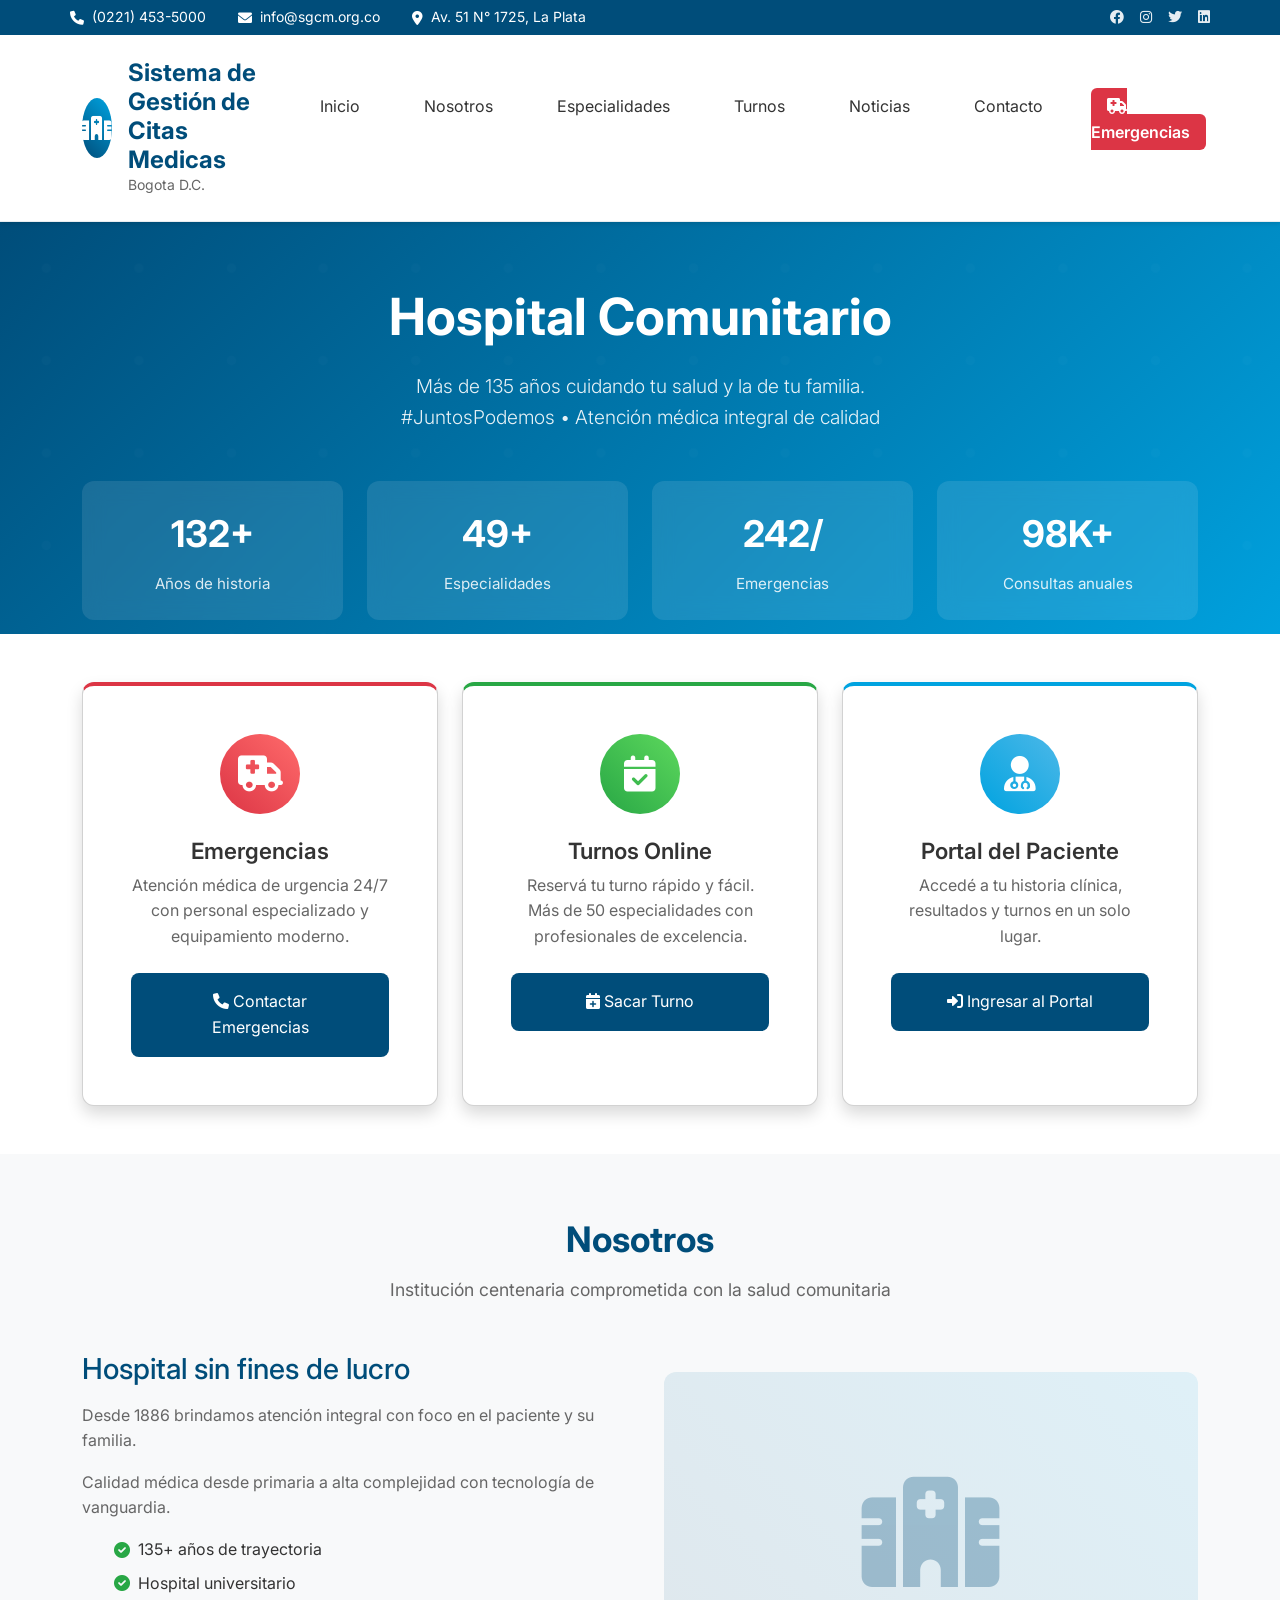
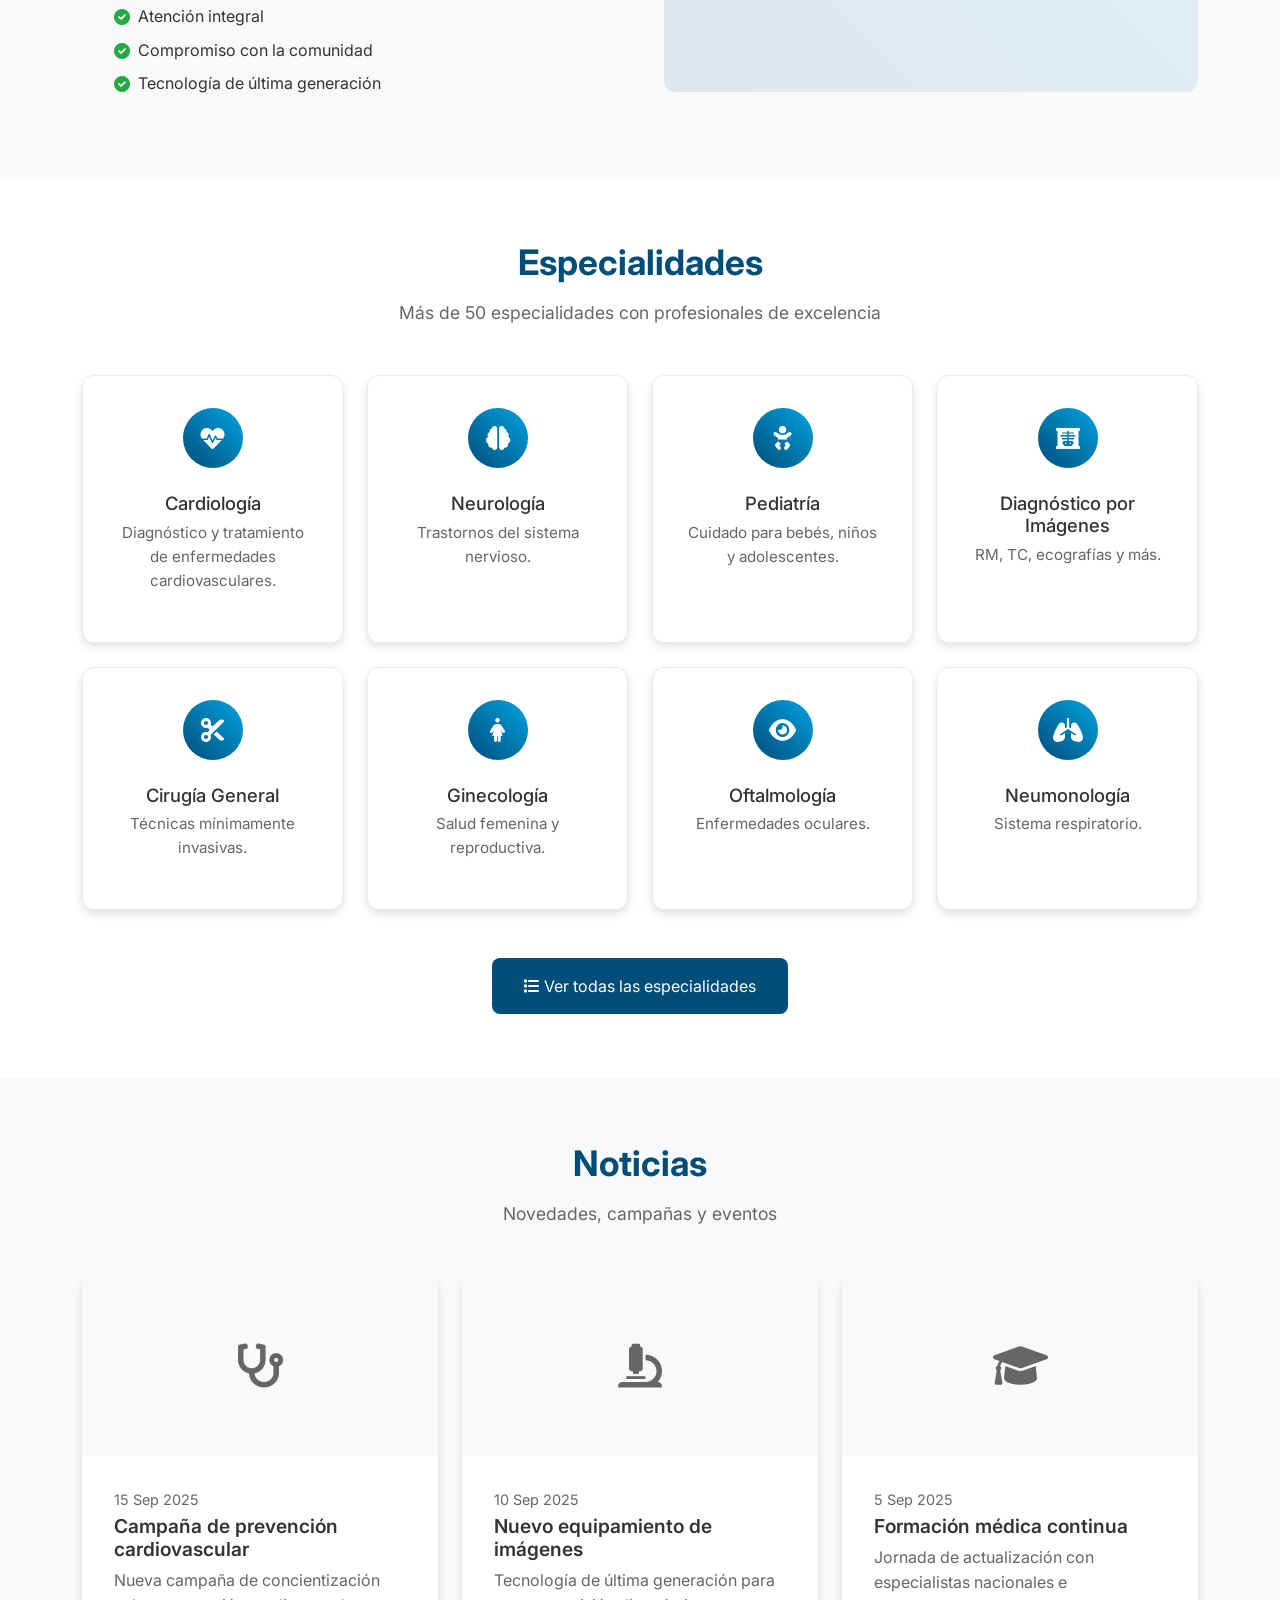
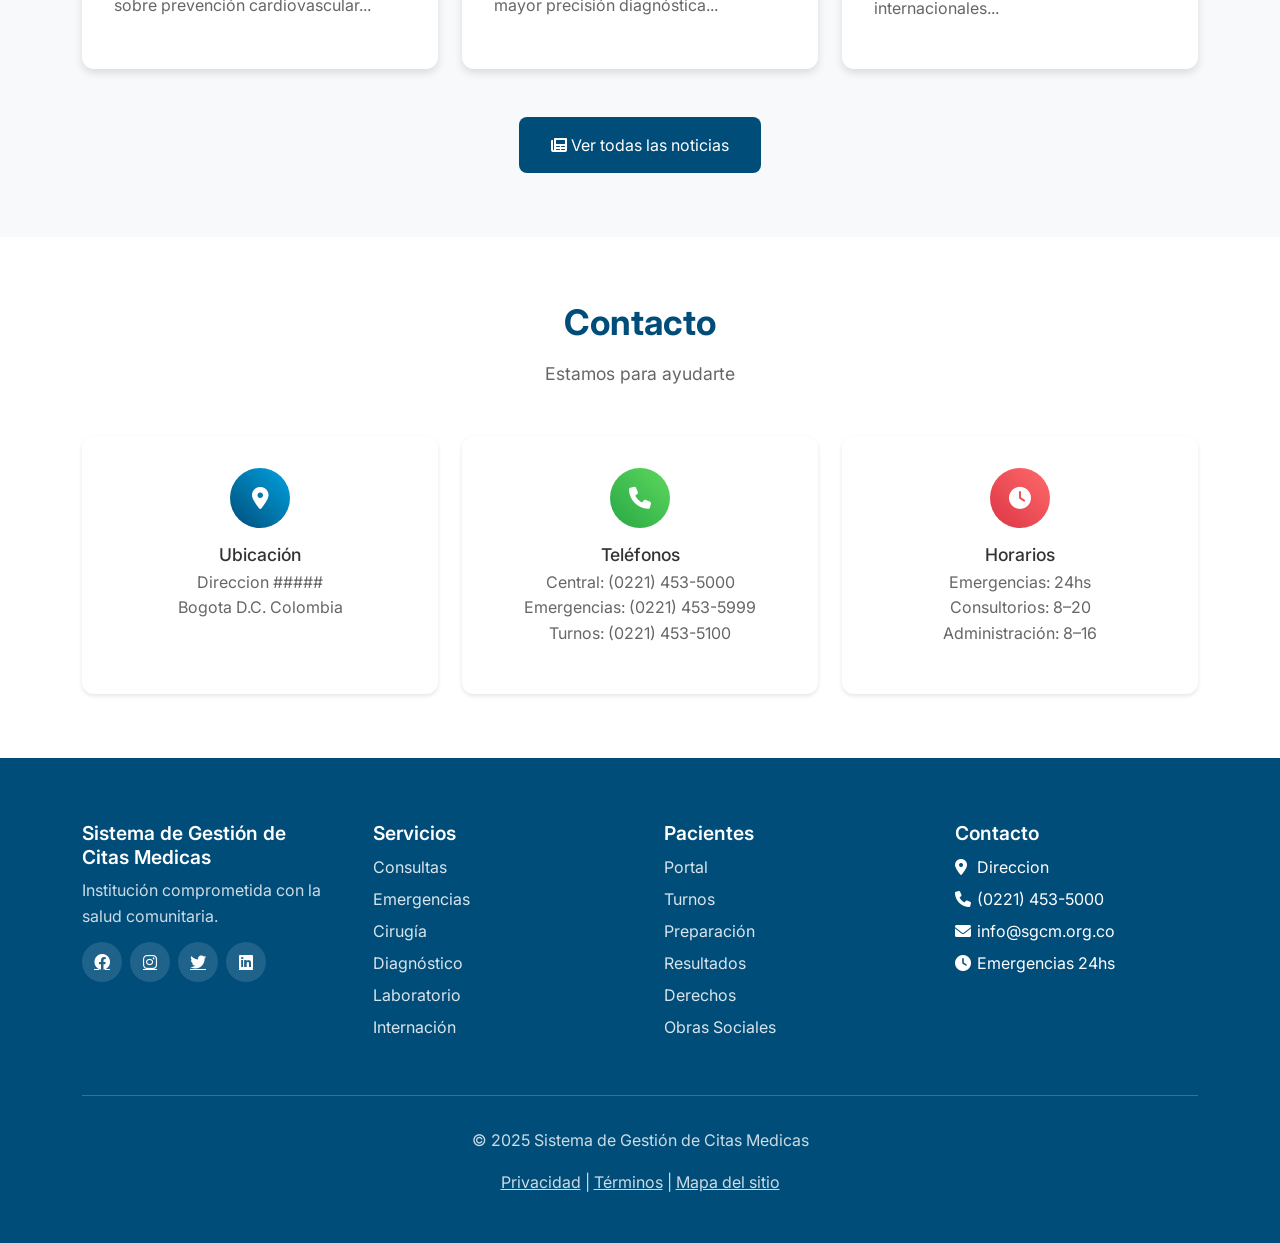
<file: cuerpo principal/index.html>
<!DOCTYPE html>
<html lang="es">

<head>
    <!-- Metadatos base: charset, viewport para responsive y SEO mínimo -->
    <meta charset="UTF-8" />
    <meta name="viewport" content="width=device-width, initial-scale=1" />
    <meta name="description" content="Hospital comunitario sin fines de lucro. Atención médica integral." />
    <title>Inicio | Sistema de gestión de citas médicas</title>

    <!-- Iconografía y tipografía: librerías externas para íconos y fuente legible -->
    <link href="https://cdnjs.cloudflare.com/ajax/libs/font-awesome/6.0.0/css/all.min.css" rel="stylesheet" />
    <link href="https://fonts.googleapis.com/css2?family=Inter:wght@300;400;500;600;700&display=swap"
        rel="stylesheet" />

    <!-- Bootstrap opcional: solo para utilidades de grid y spacing. No rompe BEM -->
    <link href="https://cdn.jsdelivr.net/npm/bootstrap@5.3.3/dist/css/bootstrap.min.css" rel="stylesheet" />

    <!-- Hoja de estilos propia con BEM y variables CSS -->
    <link rel="stylesheet" href="styles.css" />
</head>

<body>
    <!-- HEADER: branding + contacto + navegación. Sticky para acceso rápido -->
    <header class="header">
        <!-- Barra superior: datos de contacto y redes. Se separa en bloque propio -->
        <div class="header__top">
            <div class="container header__top-container">
                <!-- Grupo de contacto: teléfono, email y dirección -->
                <div class="header__contact">
                    <div class="header__contact-item"><i class="fas fa-phone"></i><span>(0221) 453-5000</span></div>
                    <div class="header__contact-item"><i class="fas fa-envelope"></i><span>info@sgcm.org.co</span></div>
                    <div class="header__contact-item"><i class="fas fa-map-marker-alt"></i><span>Av. 51 N° 1725, La
                            Plata</span></div>
                </div>
                <!-- Enlaces a redes: accesos rápidos y confianza institucional -->
                <div class="header__social">
                    <a href="#" aria-label="Facebook"><i class="fab fa-facebook"></i></a>
                    <a href="#" aria-label="Instagram"><i class="fab fa-instagram"></i></a>
                    <a href="#" aria-label="Twitter"><i class="fab fa-twitter"></i></a>
                    <a href="#" aria-label="LinkedIn"><i class="fab fa-linkedin"></i></a>
                </div>
            </div>
        </div>

        <!-- Barra principal: logo + navegación. Contiene menú responsive -->
        <div class="header__main">
            <div class="container header__main-container">
                <!-- Logo institucional: icono + texto. Refuerza identidad -->
                <a class="header__logo" href="#">
                    <span class="header__logo-icon"><i class="fas fa-hospital"></i></span>
                    <span class="header__logo-text">
                        <span class="header__logo-title">Sistema de Gestión de Citas Medicas</span>
                        <span class="header__logo-subtitle">Bogota D.C.</span>
                    </span>
                </a>

                <!-- Navegación BEM con botón hamburguesa propio (sin JS externo) -->
                <nav class="header__nav">
                    <!-- Toggle móvil: abre/cierra el menú en pantallas pequeñas -->
                    <button class="header__nav-toggle" aria-expanded="false" aria-controls="navMenu"
                        aria-label="Abrir menú">
                        <span class="header__nav-toggle-bar"></span>
                        <span class="header__nav-toggle-bar"></span>
                        <span class="header__nav-toggle-bar"></span>
                    </button>
                    <!-- Lista de enlaces: semántico y accesible -->
                    <ul id="navMenu" class="header__nav-list">
                        <li class="header__nav-item"><a class="header__nav-link" href="#">Inicio</a></li>
                        <li class="header__nav-item"><a class="header__nav-link" href="#nosotros">Nosotros</a></li>
                        <li class="header__nav-item"><a class="header__nav-link"
                                href="#especialidades">Especialidades</a></li>
                        <li class="header__nav-item"><a class="header__nav-link" href="#turnos">Turnos</a></li>
                        <li class="header__nav-item"><a class="header__nav-link" href="#noticias">Noticias</a></li>
                        <li class="header__nav-item"><a class="header__nav-link" href="#contacto">Contacto</a></li>
                        <!-- Llamado crítico: Emergencias. Modificador visual para destacar -->
                        <li class="header__nav-item">
                            <a class="header__nav-link header__nav-link--emergency" href="#emergencia">
                                <i class="fas fa-ambulance"></i> Emergencias
                            </a>
                        </li>
                    </ul>
                </nav>
            </div>
        </div>
    </header>

    <!-- HERO: mensaje principal + métricas. Gradiente para contraste -->
    <section class="hero">
        <div class="container">
            <div class="hero__content fade-in">
                <h1 class="hero__title">Hospital Comunitario</h1>
                <!-- Subtítulo: refuerza propósito. Tipografía ligera para jerarquía -->
                <p class="hero__subtitle">
                    Más de 135 años cuidando tu salud y la de tu familia.<br />
                    #JuntosPodemos • Atención médica integral de calidad
                </p>

                <!-- Estadísticas: validación social. Se animan con IntersectionObserver -->
                <div class="hero__stats row g-4">
                    <div class="col-12 col-sm-6 col-lg-3">
                        <div class="hero__stat fade-in">
                            <span class="hero__stat-number">135+</span>
                            <span class="hero__stat-label">Años de historia</span>
                        </div>
                    </div>
                    <div class="col-12 col-sm-6 col-lg-3">
                        <div class="hero__stat fade-in">
                            <span class="hero__stat-number">50+</span>
                            <span class="hero__stat-label">Especialidades</span>
                        </div>
                    </div>
                    <div class="col-12 col-sm-6 col-lg-3">
                        <div class="hero__stat fade-in">
                            <span class="hero__stat-number">24/7</span>
                            <span class="hero__stat-label">Emergencias</span>
                        </div>
                    </div>
                    <div class="col-12 col-sm-6 col-lg-3">
                        <div class="hero__stat fade-in">
                            <span class="hero__stat-number">100K+</span>
                            <span class="hero__stat-label">Consultas anuales</span>
                        </div>
                    </div>
                </div>
            </div>
        </div>
    </section>

    <!-- ACCESOS RÁPIDOS: tres tarjetas de acciones clave. CTA visibles -->
    <section class="quick">
        <div class="container">
            <div class="row g-4">
                <!-- Tarjeta Emergencias: modificador para color y prioridad -->
                <div class="col-12 col-md-6 col-lg-4">
                    <article class="card card--emergency fade-in h-100">
                        <div class="card__icon"><i class="fas fa-ambulance"></i></div>
                        <h3 class="card__title">Emergencias</h3>
                        <p class="card__desc">Atención médica de urgencia 24/7 con personal especializado y equipamiento
                            moderno.</p>
                        <a href="#" class="card__btn"><i class="fas fa-phone"></i> Contactar Emergencias</a>
                    </article>
                </div>

                <!-- Tarjeta Turnos: guía al flujo principal de negocio -->
                <div class="col-12 col-md-6 col-lg-4">
                    <article class="card card--appointments fade-in h-100">
                        <div class="card__icon"><i class="fas fa-calendar-check"></i></div>
                        <h3 class="card__title">Turnos Online</h3>
                        <p class="card__desc">Reservá tu turno rápido y fácil. Más de 50 especialidades con
                            profesionales de excelencia.</p>
                        <a href="#" class="card__btn"><i class="fas fa-calendar-plus"></i> Sacar Turno</a>
                    </article>
                </div>

                <!-- Tarjeta Portal: acceso a información personal del paciente -->
                <div class="col-12 col-md-6 col-lg-4">
                    <article class="card card--portal fade-in h-100">
                        <div class="card__icon"><i class="fas fa-user-md"></i></div>
                        <h3 class="card__title">Portal del Paciente</h3>
                        <p class="card__desc">Accedé a tu historia clínica, resultados y turnos en un solo lugar.</p>
                        <a href="#" class="card__btn"><i class="fas fa-sign-in-alt"></i> Ingresar al Portal</a>
                    </article>
                </div>
            </div>
        </div>
    </section>

    <!-- NOSOTROS: misión y diferenciales. Imagen ilustrativa y bullets -->
    <section id="nosotros" class="section section--alt">
        <div class="container">
            <header class="section__header fade-in">
                <h2 class="section__title">Nosotros</h2>
                <p class="section__subtitle">Institución centenaria comprometida con la salud comunitaria</p>
            </header>

            <div class="row align-items-center g-5">
                <div class="col-12 col-lg-6">
                    <div class="about fade-in">
                        <h3 class="about__title">Hospital sin fines de lucro</h3>
                        <p class="about__text">Desde 1886 brindamos atención integral con foco en el paciente y su
                            familia.</p>
                        <p class="about__text">Calidad médica desde primaria a alta complejidad con tecnología de
                            vanguardia.</p>
                        <!-- Lista de valores: comunicación rápida de ventajas -->
                        <ul class="about__list">
                            <li class="about__item"><i class="fas fa-check-circle"></i> 135+ años de trayectoria</li>
                            <li class="about__item"><i class="fas fa-check-circle"></i> Hospital universitario</li>
                            <li class="about__item"><i class="fas fa-check-circle"></i> Atención integral</li>
                            <li class="about__item"><i class="fas fa-check-circle"></i> Compromiso con la comunidad</li>
                            <li class="about__item"><i class="fas fa-check-circle"></i> Tecnología de última generación
                            </li>
                        </ul>
                    </div>
                </div>
                <!-- Ilustración: refuerza temática médica sin imagen externa -->
                <div class="col-12 col-lg-6">
                    <div class="about__image fade-in"><i class="fas fa-hospital-alt"></i></div>
                </div>
            </div>
        </div>
    </section>

    <!-- ESPECIALIDADES: grilla de servicios. Íconos para rápida identificación -->
    <section id="especialidades" class="section">
        <div class="container">
            <header class="section__header fade-in">
                <h2 class="section__title">Especialidades</h2>
                <p class="section__subtitle">Más de 50 especialidades con profesionales de excelencia</p>
            </header>

            <!-- Grid responsive con Bootstrap. Cards propias BEM -->
            <div class="row g-4">
                <div class="col-12 col-sm-6 col-lg-3">
                    <div class="spec fade-in h-100">
                        <div class="spec__icon"><i class="fas fa-heartbeat"></i></div>
                        <h4 class="spec__title">Cardiología</h4>
                        <p class="spec__text">Diagnóstico y tratamiento de enfermedades cardiovasculares.</p>
                    </div>
                </div>
                <div class="col-12 col-sm-6 col-lg-3">
                    <div class="spec fade-in h-100">
                        <div class="spec__icon"><i class="fas fa-brain"></i></div>
                        <h4 class="spec__title">Neurología</h4>
                        <p class="spec__text">Trastornos del sistema nervioso.</p>
                    </div>
                </div>
                <div class="col-12 col-sm-6 col-lg-3">
                    <div class="spec fade-in h-100">
                        <div class="spec__icon"><i class="fas fa-baby"></i></div>
                        <h4 class="spec__title">Pediatría</h4>
                        <p class="spec__text">Cuidado para bebés, niños y adolescentes.</p>
                    </div>
                </div>
                <div class="col-12 col-sm-6 col-lg-3">
                    <div class="spec fade-in h-100">
                        <div class="spec__icon"><i class="fas fa-x-ray"></i></div>
                        <h4 class="spec__title">Diagnóstico por Imágenes</h4>
                        <p class="spec__text">RM, TC, ecografías y más.</p>
                    </div>
                </div>
                <div class="col-12 col-sm-6 col-lg-3">
                    <div class="spec fade-in h-100">
                        <div class="spec__icon"><i class="fas fa-cut"></i></div>
                        <h4 class="spec__title">Cirugía General</h4>
                        <p class="spec__text">Técnicas mínimamente invasivas.</p>
                    </div>
                </div>
                <div class="col-12 col-sm-6 col-lg-3">
                    <div class="spec fade-in h-100">
                        <div class="spec__icon"><i class="fas fa-female"></i></div>
                        <h4 class="spec__title">Ginecología</h4>
                        <p class="spec__text">Salud femenina y reproductiva.</p>
                    </div>
                </div>
                <div class="col-12 col-sm-6 col-lg-3">
                    <div class="spec fade-in h-100">
                        <div class="spec__icon"><i class="fas fa-eye"></i></div>
                        <h4 class="spec__title">Oftalmología</h4>
                        <p class="spec__text">Enfermedades oculares.</p>
                    </div>
                </div>
                <div class="col-12 col-sm-6 col-lg-3">
                    <div class="spec fade-in h-100">
                        <div class="spec__icon"><i class="fas fa-lungs"></i></div>
                        <h4 class="spec__title">Neumonología</h4>
                        <p class="spec__text">Sistema respiratorio.</p>
                    </div>
                </div>
            </div>

            <!-- CTA centrado: lleva a listado completo -->
            <div class="section__cta">
                <a href="#" class="btn btn--primary"><i class="fas fa-list"></i> Ver todas las especialidades</a>
            </div>
        </div>
    </section>

    <!-- NOTICIAS: comunicación institucional. Cards con fecha y resumen -->
    <section id="noticias" class="section section--alt">
        <div class="container">
            <header class="section__header fade-in">
                <h2 class="section__title">Noticias</h2>
                <p class="section__subtitle">Novedades, campañas y eventos</p>
            </header>

            <div class="row g-4">
                <div class="col-12 col-md-6 col-lg-4">
                    <article class="news fade-in h-100">
                        <div class="news__image"><i class="fas fa-stethoscope"></i></div>
                        <div class="news__content">
                            <time class="news__date">15 Sep 2025</time>
                            <h3 class="news__title">Campaña de prevención cardiovascular</h3>
                            <p class="news__excerpt">Nueva campaña de concientización sobre prevención cardiovascular...
                            </p>
                        </div>
                    </article>
                </div>

                <div class="col-12 col-md-6 col-lg-4">
                    <article class="news fade-in h-100">
                        <div class="news__image"><i class="fas fa-microscope"></i></div>
                        <div class="news__content">
                            <time class="news__date">10 Sep 2025</time>
                            <h3 class="news__title">Nuevo equipamiento de imágenes</h3>
                            <p class="news__excerpt">Tecnología de última generación para mayor precisión diagnóstica...
                            </p>
                        </div>
                    </article>
                </div>

                <div class="col-12 col-md-6 col-lg-4">
                    <article class="news fade-in h-100">
                        <div class="news__image"><i class="fas fa-graduation-cap"></i></div>
                        <div class="news__content">
                            <time class="news__date">5 Sep 2025</time>
                            <h3 class="news__title">Formación médica continua</h3>
                            <p class="news__excerpt">Jornada de actualización con especialistas nacionales e
                                internacionales...</p>
                        </div>
                    </article>
                </div>
            </div>

            <div class="section__cta">
                <a href="#" class="btn btn--primary"><i class="fas fa-newspaper"></i> Ver todas las noticias</a>
            </div>
        </div>
    </section>

    <!-- CONTACTO: tres bloques informativos. Íconos con gradiente para continuidad visual -->
    <section id="contacto" class="section">
        <div class="container">
            <header class="section__header fade-in">
                <h2 class="section__title">Contacto</h2>
                <p class="section__subtitle">Estamos para ayudarte</p>
            </header>

            <div class="row g-4">
                <div class="col-12 col-md-6 col-lg-4">
                    <div class="info fade-in h-100">
                        <div class="info__icon info__icon--primary"><i class="fas fa-map-marker-alt"></i></div>
                        <h4 class="info__title">Ubicación</h4>
                        <p class="info__text">Direccion #####<br>Bogota D.C. Colombia</p>
                    </div>
                </div>

                <div class="col-12 col-md-6 col-lg-4">
                    <div class="info fade-in h-100">
                        <div class="info__icon info__icon--accent"><i class="fas fa-phone"></i></div>
                        <h4 class="info__title">Teléfonos</h4>
                        <p class="info__text">Central: (0221) 453-5000<br>Emergencias: (0221) 453-5999<br>Turnos: (0221)
                            453-5100</p>
                    </div>
                </div>

                <div class="col-12 col-md-6 col-lg-4">
                    <div class="info fade-in h-100">
                        <div class="info__icon info__icon--danger"><i class="fas fa-clock"></i></div>
                        <h4 class="info__title">Horarios</h4>
                        <p class="info__text">Emergencias: 24hs<br>Consultorios: 8–20<br>Administración: 8–16</p>
                    </div>
                </div>
            </div>
        </div>
    </section>

    <!-- FOOTER: enlaces de utilidad y legales. Contraste alto para AA -->
    <footer class="footer">
        <div class="container">
            <!-- Grid CSS: columnas fluidas e independientes -->
            <div class="footer__grid">
                <section class="footer__section">
                    <h4 class="footer__title">Sistema de Gestión de Citas Medicas</h4>
                    <p class="footer__text">Institución comprometida con la salud comunitaria.</p>
                    <div class="footer__social">
                        <a href="#"><i class="fab fa-facebook"></i></a>
                        <a href="#"><i class="fab fa-instagram"></i></a>
                        <a href="#"><i class="fab fa-twitter"></i></a>
                        <a href="#"><i class="fab fa-linkedin"></i></a>
                    </div>
                </section>

                <section class="footer__section">
                    <h4 class="footer__title">Servicios</h4>
                    <ul class="footer__list">
                        <li><a href="#">Consultas</a></li>
                        <li><a href="#">Emergencias</a></li>
                        <li><a href="#">Cirugía</a></li>
                        <li><a href="#">Diagnóstico</a></li>
                        <li><a href="#">Laboratorio</a></li>
                        <li><a href="#">Internación</a></li>
                    </ul>
                </section>

                <section class="footer__section">
                    <h4 class="footer__title">Pacientes</h4>
                    <ul class="footer__list">
                        <li><a href="#">Portal</a></li>
                        <li><a href="#">Turnos</a></li>
                        <li><a href="#">Preparación</a></li>
                        <li><a href="#">Resultados</a></li>
                        <li><a href="#">Derechos</a></li>
                        <li><a href="#">Obras Sociales</a></li>
                    </ul>
                </section>

                <section class="footer__section">
                    <h4 class="footer__title">Contacto</h4>
                    <ul class="footer__list footer__list--contact">
                        <li><i class="fas fa-map-marker-alt"></i> Direccion</li>
                        <li><i class="fas fa-phone"></i> (0221) 453-5000</li>
                        <li><i class="fas fa-envelope"></i> info@sgcm.org.co</li>
                        <li><i class="fas fa-clock"></i> Emergencias 24hs</li>
                    </ul>
                </section>
            </div>

            <!-- Línea legal: derechos y políticas -->
            <div class="footer__bottom">
                <p>© 2025 Sistema de Gestión de Citas Medicas</p>
                <p><a href="#">Privacidad</a> | <a href="#">Términos</a> | <a href="#">Mapa del sitio</a></p>
            </div>
        </div>
    </footer>

    <!-- Bootstrap bundle para componentes que lo necesiten. No usado por BEM -->
    <script src="https://cdn.jsdelivr.net/npm/bootstrap@5.3.3/dist/js/bootstrap.bundle.min.js"></script>

    <!-- JS propio: interacción mínima y progresiva -->
    <script>
        // Botón hamburguesa: controla visibilidad del menú en móvil
        const toggle = document.querySelector('.header__nav-toggle');
        const menu = document.getElementById('navMenu');
        if (toggle && menu) {
            toggle.addEventListener('click', () => {
                const open = menu.classList.toggle('header__nav-list--open');
                toggle.setAttribute('aria-expanded', open ? 'true' : 'false');
            });
        }

        // Fade-in en scroll: mejora percepción de calidad sin bloquear contenido
        const io = new IntersectionObserver((entries) => entries.forEach(e => { if (e.isIntersecting) { e.target.classList.add('visible'); io.unobserve(e.target); } }), { threshold: 0.12 });
        document.querySelectorAll('.fade-in').forEach(el => io.observe(el));

        // Scroll suave: accesibilidad y orientación del usuario
        document.querySelectorAll('a[href^="#"]').forEach(a => {
            a.addEventListener('click', e => {
                const id = a.getAttribute('href');
                if (id === "#" || !document.querySelector(id)) return;
                e.preventDefault();
                const y = document.querySelector(id).getBoundingClientRect().top + window.scrollY - (document.querySelector('.header').offsetHeight + 16);
                window.scrollTo({ top: y, behavior: 'smooth' });
            });
        });

        // Contadores del hero: refuerzan confianza. Solo números visibles se animan
        const counters = document.querySelectorAll('.hero__stat-number');
        const co = new IntersectionObserver((entries) => {
            entries.forEach(en => {
                if (!en.isIntersecting) return;
                const el = en.target; const target = el.textContent; const n = parseInt(target.replace(/\D/g, '')); const s = target.replace(/\d/g, '');
                if (isNaN(n)) return; let cur = 0; const steps = 50; const inc = n / steps; const step = 2000 / steps;
                const t = setInterval(() => { cur += inc; if (cur >= n) { cur = n; clearInterval(t); } el.textContent = Math.floor(cur) + s; }, step);
                co.unobserve(el);
            });
        }, { threshold: 0.5 });
        counters.forEach(c => co.observe(c));

        // Acciones demo: simulan flujos sin backend
        function callEmergency() { if (confirm('¿Contactar emergencias?')) location.href = 'tel:+542214535999'; }
        document.querySelectorAll('.header__nav-link--emergency, .card--emergency .card__btn')
            .forEach(b => b.addEventListener('click', e => { e.preventDefault(); callEmergency(); }));
        document.querySelectorAll('.card--appointments .card__btn')
            .forEach(b => b.addEventListener('click', e => { e.preventDefault(); alert('Redirigiendo a Turnos...'); }));
        document.querySelectorAll('.card--portal .card__btn')
            .forEach(b => b.addEventListener('click', e => { e.preventDefault(); alert('Redirigiendo al Portal del Paciente...'); }));

        // Efecto visual de header al hacer scroll: legibilidad sobre fondos complejos
        window.addEventListener('scroll', () => {
            const h = document.querySelector('.header');
            const sc = window.scrollY > 100;
            h.style.backgroundColor = sc ? 'rgba(255,255,255,.95)' : '#fff';
            h.style.backdropFilter = sc ? 'blur(10px)' : 'none';
        });
    </script>
</body>

</html>
</file>
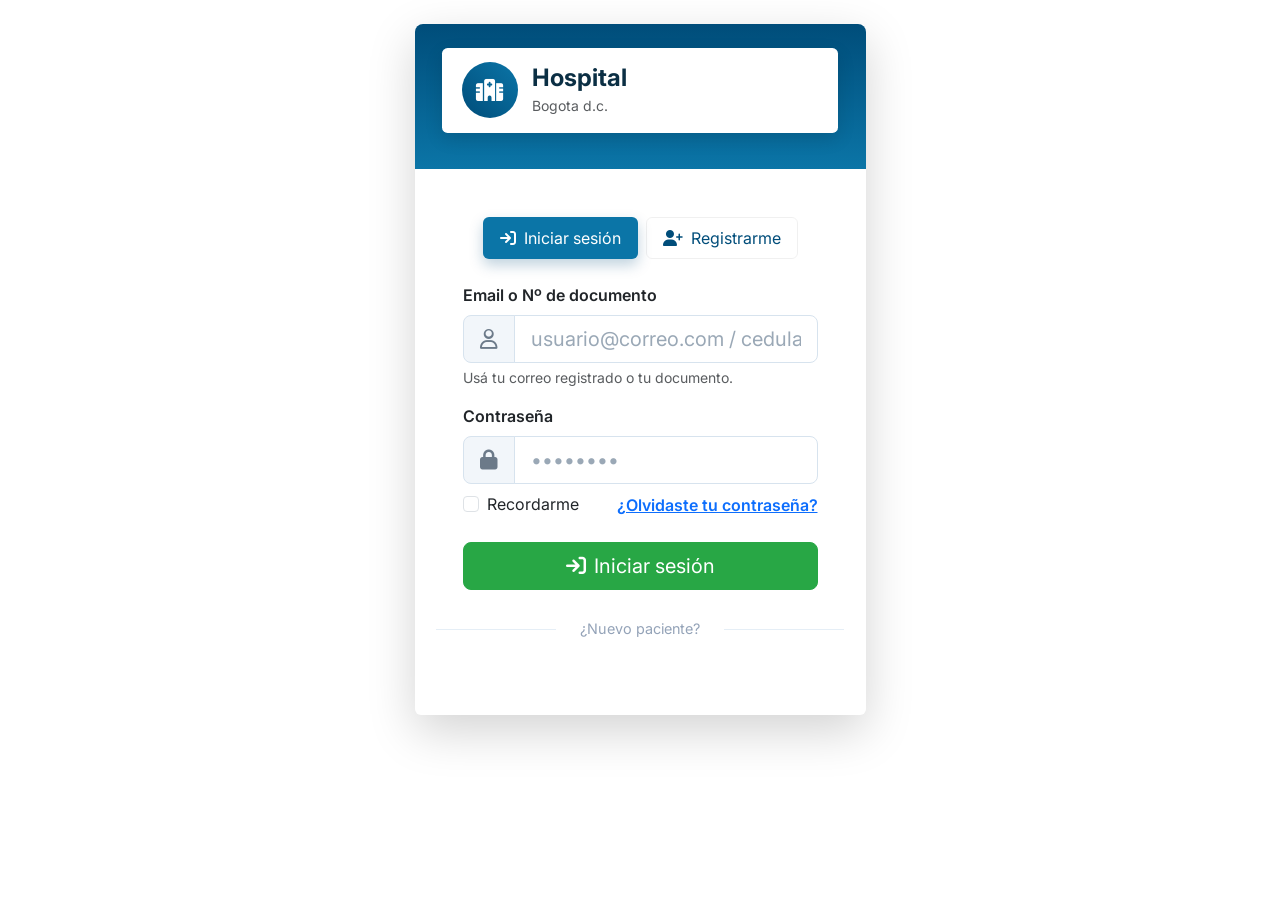
<file: login/index.html>
<!DOCTYPE html>
<html lang="es">

<head>
    <!-- Meta responsive -->
    <meta charset="utf-8" />
    <meta name="viewport" content="width=device-width, initial-scale=1" />
    <title>Acceso | Hospital</title>

    <!-- Bootstrap CSS (base de componentes y pills) -->
    <link href="https://cdn.jsdelivr.net/npm/bootstrap@5.3.3/dist/css/bootstrap.min.css" rel="stylesheet" />

    <!-- Fuente e íconos -->
    <link href="https://fonts.googleapis.com/css2?family=Inter:wght@400;600;700&display=swap" rel="stylesheet" />
    <link href="https://cdnjs.cloudflare.com/ajax/libs/font-awesome/6.5.2/css/all.min.css" rel="stylesheet" />

    <!-- Estilos propios (override de colores y cabecera) -->
    <link rel="stylesheet" href="styles.css" />
</head>

<body class="d-flex align-items-start justify-content-center min-vh-100">
    <main class="container my-4">
        <div class="row justify-content-center">
            <div class="col-12 col-sm-10 col-md-8 col-lg-6 col-xl-5">
                <!-- Card principal -->
                <div class="card shadow-lg border-0">

                    <!-- Barra azul superior + panel blanco centrado (como tu referencia) -->
                    <div class="brand-bar">
                        <div class="brand-panel">
                            <div class="brand-logo"><i class="fa-solid fa-hospital"></i></div>
                            <div>
                                <h1 class="h4 fw-bold mb-0 text-brand">Hospital</h1>
                                <small class="text-muted">Bogota d.c.</small>
                            </div>
                        </div>
                    </div>

                    <!-- Cuerpo -->
                    <div class="card-body p-4 p-sm-5">
                        <!-- Tabs Bootstrap: defino login como activo al cargar -->
                        <ul class="nav nav-pills justify-content-center gap-2 mb-4" id="authTabs" role="tablist">
                            <li class="nav-item" role="presentation">
                                <button class="nav-link active" id="tab-login" data-bs-toggle="pill"
                                    data-bs-target="#pane-login" type="button" role="tab" aria-controls="pane-login"
                                    aria-selected="true">
                                    <i class="fa-solid fa-arrow-right-to-bracket me-1"></i> Iniciar sesión
                                </button>
                            </li>
                            <li class="nav-item" role="presentation">
                                <button class="nav-link" id="tab-register" data-bs-toggle="pill"
                                    data-bs-target="#pane-register" type="button" role="tab"
                                    aria-controls="pane-register" aria-selected="false">
                                    <i class="fa-solid fa-user-plus me-1"></i> Registrarme
                                </button>
                            </li>
                        </ul>

                        <!-- Contenido de tabs -->
                        <div class="tab-content" id="authTabsContent">
                            <!-- PANE LOGIN: visible por 'show active' incluso sin JS -->
                            <div class="tab-pane fade show active" id="pane-login" role="tabpanel"
                                aria-labelledby="tab-login" tabindex="0">
                                <form novalidate>
                                    <!-- Email/cedula -->
                                    <div class="mb-3">
                                        <label for="loginId" class="form-label fw-semibold">Email o Nº de
                                            documento</label>
                                        <div class="input-group input-group-lg">
                                            <span class="input-group-text"><i class="fa-regular fa-user"></i></span>
                                            <input type="text" class="form-control" id="loginId"
                                                placeholder="usuario@correo.com / cedula" required>
                                        </div>
                                        <div class="form-text">Usá tu correo registrado o tu documento.</div>
                                    </div>
                                    <!-- Contraseña -->
                                    <div class="mb-2">
                                        <label for="loginPass" class="form-label fw-semibold">Contraseña</label>
                                        <div class="input-group input-group-lg">
                                            <span class="input-group-text"><i class="fa-solid fa-lock"></i></span>
                                            <input type="password" class="form-control" id="loginPass"
                                                placeholder="••••••••" minlength="6" required>
                                        </div>
                                    </div>
                                    <!-- Recordarme + Recupero -->
                                    <div class="d-flex justify-content-between align-items-center mb-4">
                                        <div class="form-check">
                                            <input class="form-check-input" type="checkbox" id="rememberMe">
                                            <label class="form-check-label" for="rememberMe">Recordarme</label>
                                        </div>
                                        <a href="#" class="link-primary fw-semibold">¿Olvidaste tu contraseña?</a>
                                    </div>
                                    <!-- CTA -->
                                    <div class="d-grid">
                                        <button type="submit" class="btn btn-success btn-lg">
                                            <i class="fa-solid fa-arrow-right-to-bracket me-2"></i>Iniciar sesión
                                        </button>
                                    </div>
                                </form>

                                <!-- Divisor -->
                                <div class="text-center my-4">
                                    <span class="divider-text">¿Nuevo paciente?</span>
                                </div>

                                <!-- CTA a registro -->
                                <!-- <div class="d-grid">
                                    <a class="btn btn-outline-primary btn-lg" data-bs-toggle="pill"
                                        href="#pane-register" role="tab" aria-controls="pane-register"
                                        aria-selected="false">
                                        <i class="fa-solid fa-user-plus me-2"></i>Registrate aquí
                                    </a>
                                </div> -->
                            </div>

                            <!-- PANE REGISTRO: oculto hasta que se seleccione la tab -->
                            <div class="tab-pane fade" id="pane-register" role="tabpanel" aria-labelledby="tab-register"
                                tabindex="0">
                                <form novalidate>
                                    <div class="row g-3">
                                        <div class="col-12 col-md-6">
                                            <label class="form-label fw-semibold" for="regNombre">Nombre</label>
                                            <input id="regNombre" class="form-control form-control-lg" required>
                                        </div>
                                        <div class="col-12 col-md-6">
                                            <label class="form-label fw-semibold" for="regApellido">Apellido</label>
                                            <input id="regApellido" class="form-control form-control-lg" required>
                                        </div>
                                        <div class="col-12 col-md-6">
                                            <label class="form-label fw-semibold" for="regDoc">Documento</label>
                                            <input id="regDoc" class="form-control form-control-lg"
                                                placeholder="cedula / Pasaporte" required>
                                        </div>
                                        <div class="col-12 col-md-6">
                                            <label class="form-label fw-semibold" for="regTel">Teléfono</label>
                                            <input id="regTel" class="form-control form-control-lg"
                                                placeholder="(0221) 123-4567">
                                        </div>
                                        <div class="col-12 col-md-6">
                                            <label class="form-label fw-semibold" for="regEmail">Correo
                                                electrónico</label>
                                            <input id="regEmail" type="email" class="form-control form-control-lg"
                                                required>
                                        </div>
                                        <div class="col-12 col-md-6">
                                            <label class="form-label fw-semibold" for="regEmail">Eps</label>
                                            <input id="regEmail" type="email" class="form-control form-control-lg"
                                                required>
                                        </div>
                                        <div class="col-12 col-md-6">
                                            <label class="form-label fw-semibold" for="regEmail">Numero de
                                                afiliado</label>
                                            <input id="regEmail" type="email" class="form-control form-control-lg"
                                                required>
                                        </div>
                                        <div class="col-12 col-md-6">
                                            <label class="form-label fw-semibold" for="regPass">Contraseña</label>
                                            <input id="regPass" type="password" class="form-control form-control-lg"
                                                minlength="6" required>
                                        </div>
                                        <div class="col-12">
                                            <label class="form-label fw-semibold" for="regPass2">Repetir
                                                contraseña</label>
                                            <input id="regPass2" type="password" class="form-control form-control-lg"
                                                minlength="6" required>
                                        </div>
                                    </div>
                                    <div class="form-check my-3">
                                        <input class="form-check-input" type="checkbox" id="regTerms" required>
                                        <label class="form-check-label" for="regTerms">Acepto los términos y
                                            condiciones</label>
                                    </div>
                                    <div class="d-grid gap-2">
                                        <button type="submit" class="btn btn-success btn-lg">
                                            <i class="fa-solid fa-user-check me-2"></i>Crear cuenta
                                        </button>
                                        <a class="btn btn-outline-primary btn-lg" data-bs-toggle="pill"
                                            href="#pane-login" role="tab" aria-controls="pane-login"
                                            aria-selected="false">
                                            <i class="fa-solid fa-arrow-left me-2"></i>Volver a Iniciar sesión
                                        </a>
                                    </div>
                                </form>
                            </div>
                        </div>
                    </div><!-- /card-body -->
                </div><!-- /card -->
            </div>
        </div>
    </main>

    <!-- Bootstrap JS bundle: necesario para tabs (data-bs-toggle="pill") -->
    <script src="https://cdn.jsdelivr.net/npm/bootstrap@5.3.3/dist/js/bootstrap.bundle.min.js"></script>
</body>

</html>
</file>
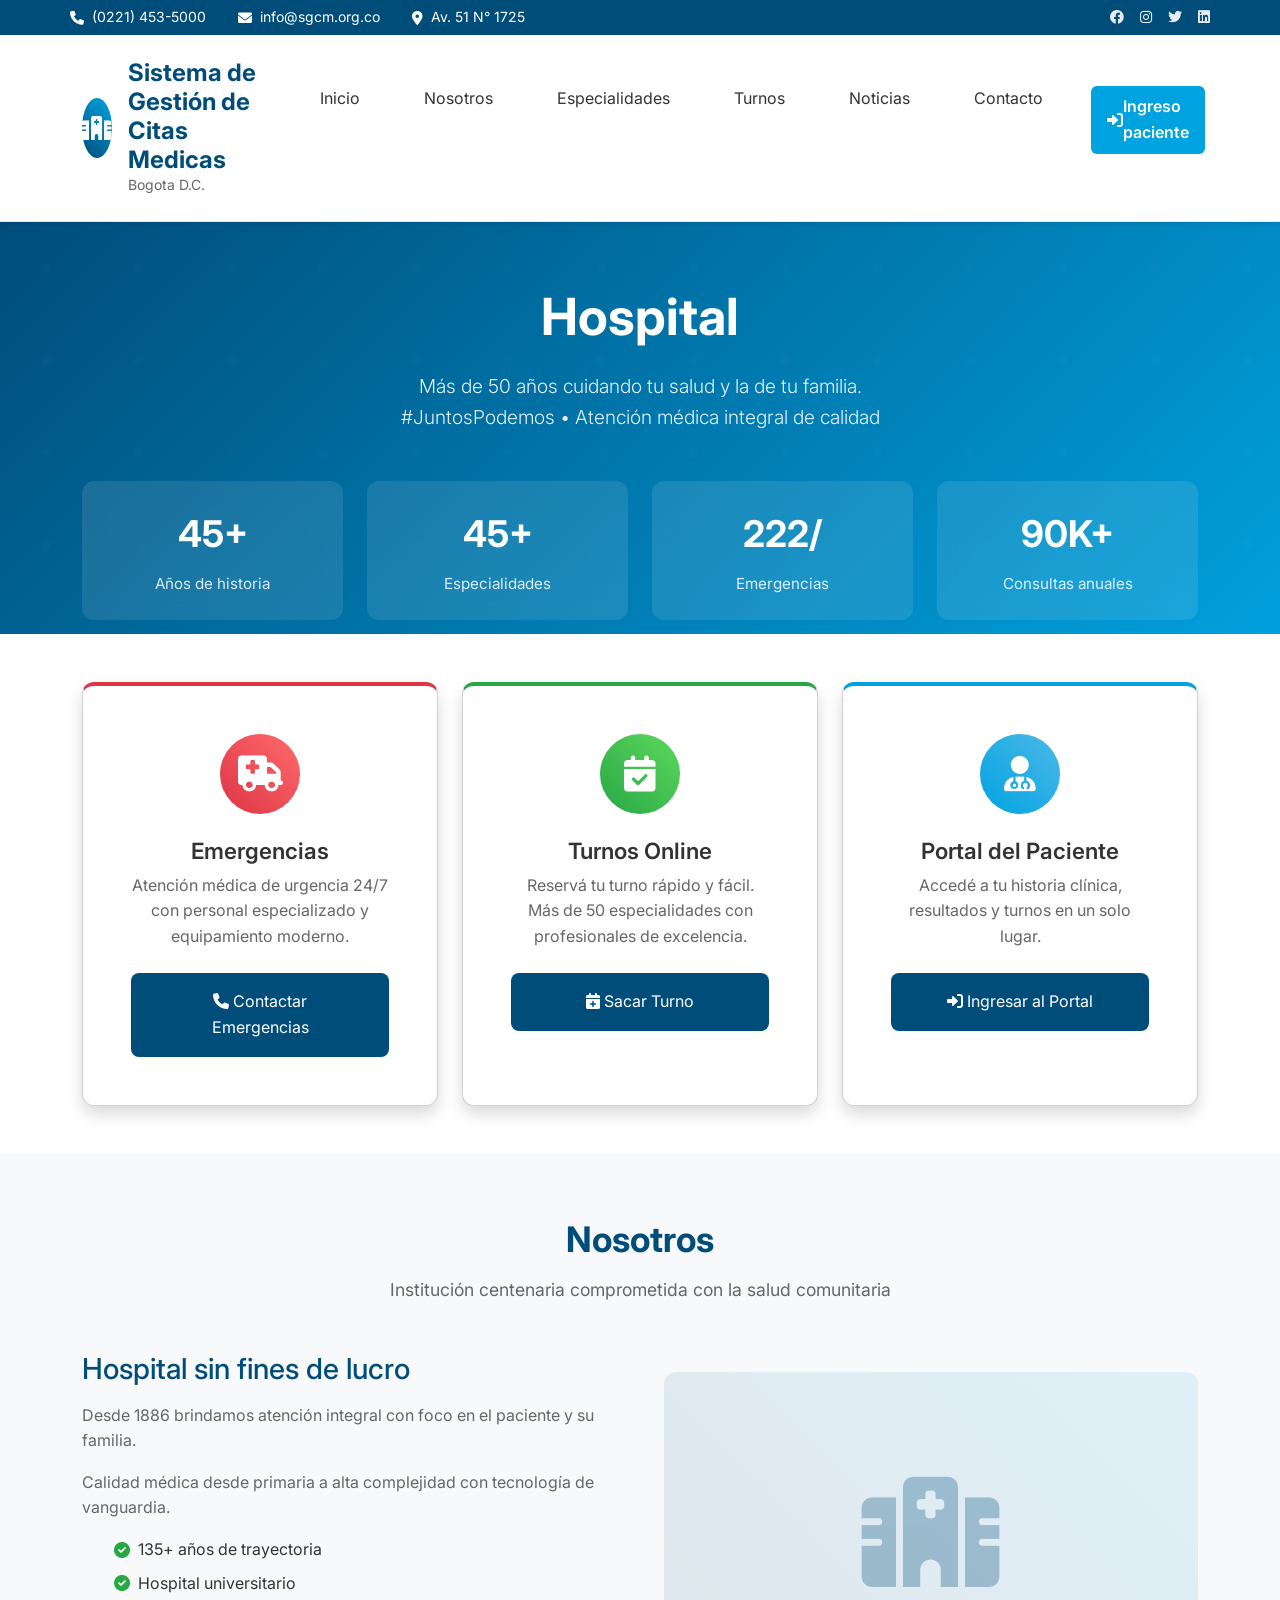
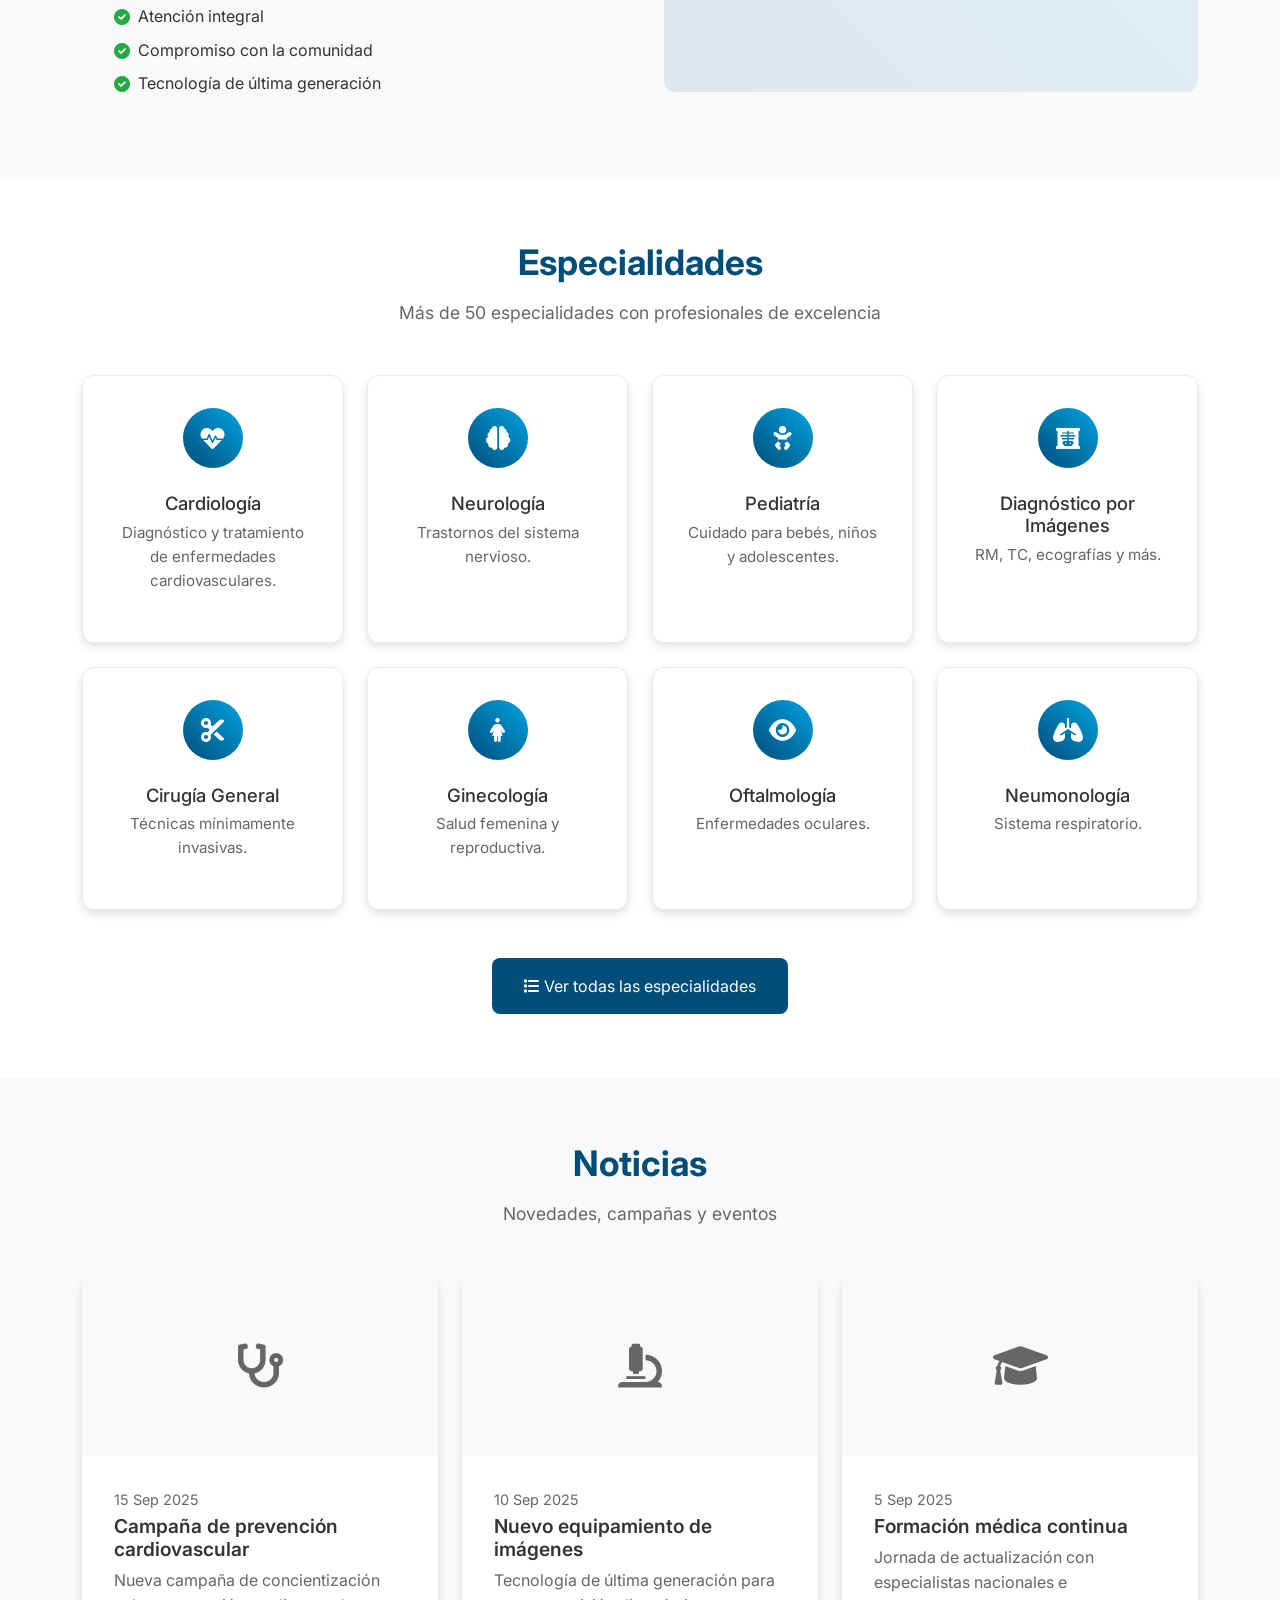
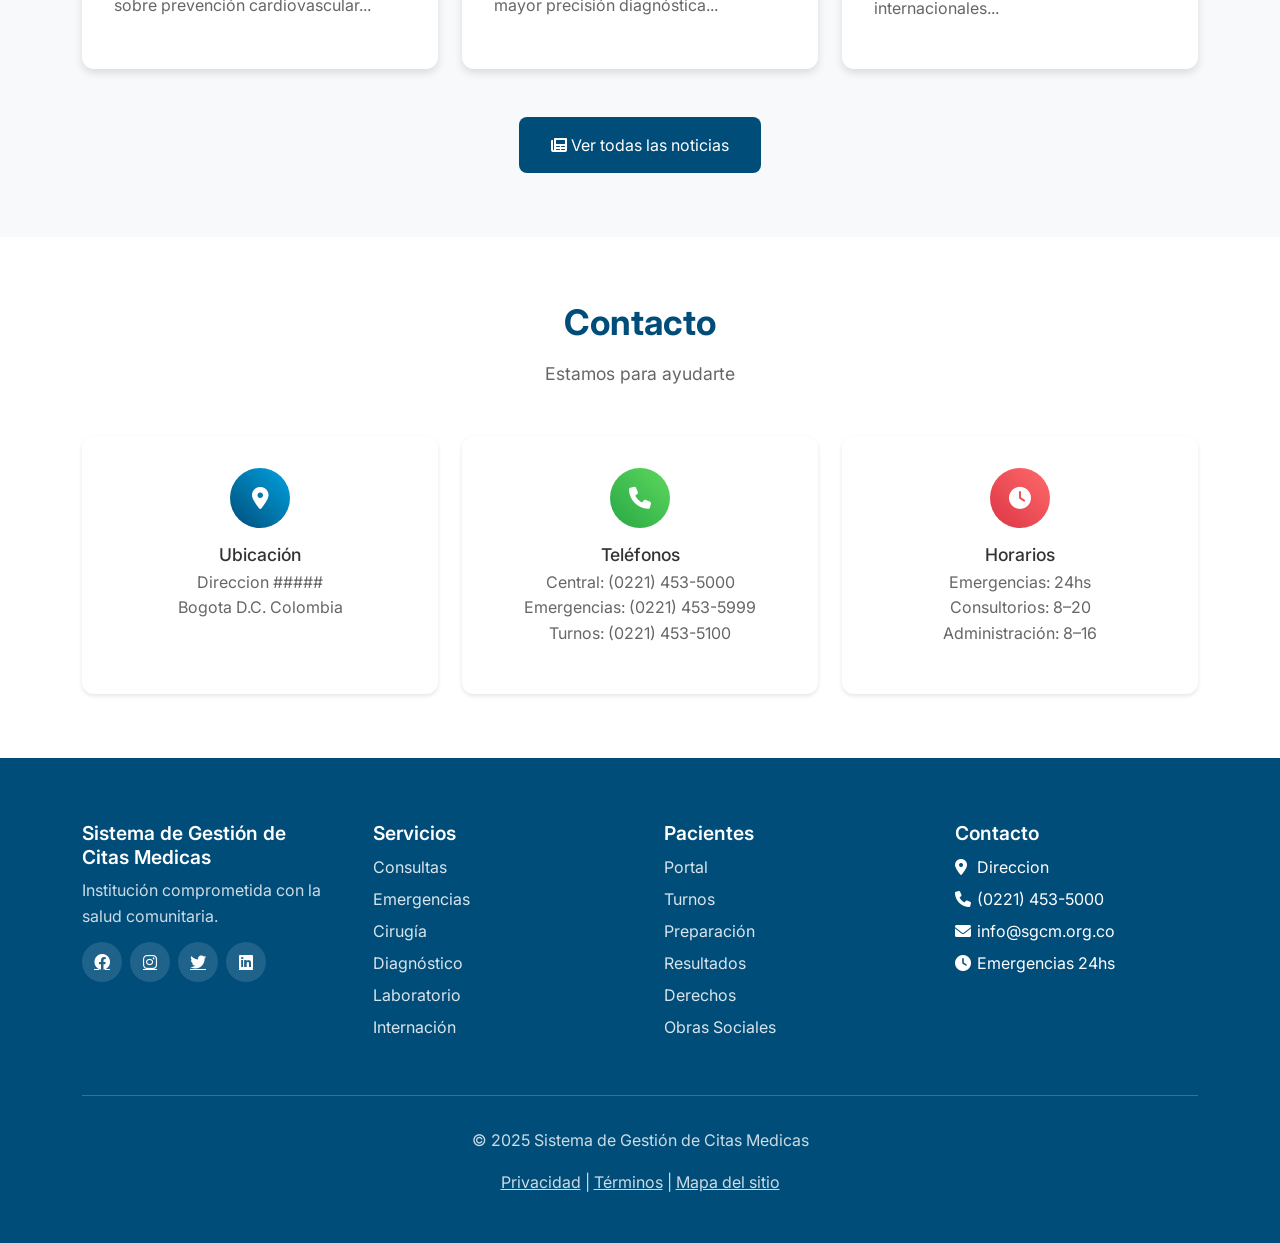
<file: paginaInicio/index.html>
<!DOCTYPE html>
<html lang="es">

<head>
    <!-- Metadatos base: charset, viewport para responsive y SEO mínimo -->
    <meta charset="UTF-8" />
    <meta name="viewport" content="width=device-width, initial-scale=1" />
    <meta name="description" content="Hospital comunitario sin fines de lucro. Atención médica integral." />
    <title>Inicio | Sistema de gestión de citas médicas</title>

    <!-- Iconografía y tipografía: librerías externas para íconos y fuente legible -->
    <link href="https://cdnjs.cloudflare.com/ajax/libs/font-awesome/6.0.0/css/all.min.css" rel="stylesheet" />
    <link href="https://fonts.googleapis.com/css2?family=Inter:wght@300;400;500;600;700&display=swap"
        rel="stylesheet" />

    <!-- Bootstrap opcional: solo para utilidades de grid y spacing. No rompe BEM -->
    <link href="https://cdn.jsdelivr.net/npm/bootstrap@5.3.3/dist/css/bootstrap.min.css" rel="stylesheet" />

    <!-- Hoja de estilos propia con BEM y variables CSS -->
    <link rel="stylesheet" href="styles.css" />
</head>

<body>
    <!-- HEADER: branding + contacto + navegación. Sticky para acceso rápido -->
    <header class="header">
        <!-- Barra superior: datos de contacto y redes. Se separa en bloque propio -->
        <div class="header__top">
            <div class="container header__top-container">
                <!-- Grupo de contacto: teléfono, email y dirección -->
                <div class="header__contact">
                    <div class="header__contact-item"><i class="fas fa-phone"></i><span>(0221) 453-5000</span></div>
                    <div class="header__contact-item"><i class="fas fa-envelope"></i><span>info@sgcm.org.co</span></div>
                    <div class="header__contact-item"><i class="fas fa-map-marker-alt"></i><span>Av. 51 N° 1725</span>
                    </div>
                </div>
                <!-- Enlaces a redes: accesos rápidos y confianza institucional -->
                <div class="header__social">
                    <a href="#" aria-label="Facebook"><i class="fab fa-facebook"></i></a>
                    <a href="#" aria-label="Instagram"><i class="fab fa-instagram"></i></a>
                    <a href="#" aria-label="Twitter"><i class="fab fa-twitter"></i></a>
                    <a href="#" aria-label="LinkedIn"><i class="fab fa-linkedin"></i></a>
                </div>
            </div>
        </div>

        <!-- Barra principal: logo + navegación. Contiene menú responsive -->
        <div class="header__main">
            <div class="container header__main-container">
                <!-- Logo institucional: icono + texto. Refuerza identidad -->
                <a class="header__logo" href="#">
                    <span class="header__logo-icon"><i class="fas fa-hospital"></i></span>
                    <span class="header__logo-text">
                        <span class="header__logo-title">Sistema de Gestión de Citas Medicas</span>
                        <span class="header__logo-subtitle">Bogota D.C.</span>
                    </span>
                </a>

                <!-- Navegación BEM con botón hamburguesa propio (sin JS externo) -->
                <nav class="header__nav">
                    <!-- Toggle móvil: abre/cierra el menú en pantallas pequeñas -->
                    <button class="header__nav-toggle" aria-expanded="false" aria-controls="navMenu"
                        aria-label="Abrir menú">
                        <span class="header__nav-toggle-bar"></span>
                        <span class="header__nav-toggle-bar"></span>
                        <span class="header__nav-toggle-bar"></span>
                    </button>
                    <!-- Lista de enlaces: semántico y accesible -->
                    <ul id="navMenu" class="header__nav-list">
                        <li class="header__nav-item"><a class="header__nav-link" href="#">Inicio</a></li>
                        <li class="header__nav-item"><a class="header__nav-link" href="#nosotros">Nosotros</a></li>
                        <li class="header__nav-item"><a class="header__nav-link"
                                href="#especialidades">Especialidades</a></li>
                        <li class="header__nav-item"><a class="header__nav-link" href="#turnos">Turnos</a></li>
                        <li class="header__nav-item"><a class="header__nav-link" href="#noticias">Noticias</a></li>
                        <li class="header__nav-item"><a class="header__nav-link" href="#contacto">Contacto</a></li>
                        <!-- Llamado crítico: Emergencias. Modificador visual para destacar -->
                        <li class="header__nav-item">
                            <a class="header__nav-link header__nav-link--ingresoPaciente" href="IngresoPortalPaciente">
                                <i class="fas fa-sign-in-alt"></i> Ingreso paciente
                            </a>
                        </li>
                    </ul>
                </nav>
            </div>
        </div>
    </header>

    <!-- HERO: mensaje principal + métricas. Gradiente para contraste -->
    <section class="hero">
        <div class="container">
            <div class="hero__content fade-in">
                <h1 class="hero__title">Hospital</h1>
                <!-- Subtítulo: refuerza propósito. Tipografía ligera para jerarquía -->
                <p class="hero__subtitle">
                    Más de 50 años cuidando tu salud y la de tu familia.<br />
                    #JuntosPodemos • Atención médica integral de calidad
                </p>

                <!-- Estadísticas: validación social. Se animan con IntersectionObserver -->
                <div class="hero__stats row g-4">
                    <div class="col-12 col-sm-6 col-lg-3">
                        <div class="hero__stat fade-in">
                            <span class="hero__stat-number">50+</span>
                            <span class="hero__stat-label">Años de historia</span>
                        </div>
                    </div>
                    <div class="col-12 col-sm-6 col-lg-3">
                        <div class="hero__stat fade-in">
                            <span class="hero__stat-number">50+</span>
                            <span class="hero__stat-label">Especialidades</span>
                        </div>
                    </div>
                    <div class="col-12 col-sm-6 col-lg-3">
                        <div class="hero__stat fade-in">
                            <span class="hero__stat-number">24/7</span>
                            <span class="hero__stat-label">Emergencias</span>
                        </div>
                    </div>
                    <div class="col-12 col-sm-6 col-lg-3">
                        <div class="hero__stat fade-in">
                            <span class="hero__stat-number">100K+</span>
                            <span class="hero__stat-label">Consultas anuales</span>
                        </div>
                    </div>
                </div>
            </div>
        </div>
    </section>

    <!-- ACCESOS RÁPIDOS: tres tarjetas de acciones clave. CTA visibles -->
    <section class="quick">
        <div class="container">
            <div class="row g-4">
                <!-- Tarjeta Emergencias: modificador para color y prioridad -->
                <div class="col-12 col-md-6 col-lg-4">
                    <article class="card card--emergency fade-in h-100">
                        <div class="card__icon"><i class="fas fa-ambulance"></i></div>
                        <h3 class="card__title">Emergencias</h3>
                        <p class="card__desc">Atención médica de urgencia 24/7 con personal especializado y equipamiento
                            moderno.</p>
                        <a href="#" class="card__btn"><i class="fas fa-phone"></i> Contactar Emergencias</a>
                    </article>
                </div>

                <!-- Tarjeta Turnos: guía al flujo principal de negocio -->
                <div class="col-12 col-md-6 col-lg-4">
                    <article class="card card--appointments fade-in h-100">
                        <div class="card__icon"><i class="fas fa-calendar-check"></i></div>
                        <h3 class="card__title">Turnos Online</h3>
                        <p class="card__desc">Reservá tu turno rápido y fácil. Más de 50 especialidades con
                            profesionales de excelencia.</p>
                        <a href="#" class="card__btn"><i class="fas fa-calendar-plus"></i> Sacar Turno</a>
                    </article>
                </div>

                <!-- Tarjeta Portal: acceso a información personal del paciente -->
                <div class="col-12 col-md-6 col-lg-4">
                    <article class="card card--portal fade-in h-100">
                        <div class="card__icon"><i class="fas fa-user-md"></i></div>
                        <h3 class="card__title">Portal del Paciente</h3>
                        <p class="card__desc">Accedé a tu historia clínica, resultados y turnos en un solo lugar.</p>
                        <a href="#" class="card__btn"><i class="fas fa-sign-in-alt"></i> Ingresar al Portal</a>
                    </article>
                </div>

            </div>
        </div>
    </section>

    <!-- NOSOTROS: misión y diferenciales. Imagen ilustrativa y bullets -->
    <section id="nosotros" class="section section--alt">
        <div class="container">
            <header class="section__header fade-in">
                <h2 class="section__title">Nosotros</h2>
                <p class="section__subtitle">Institución centenaria comprometida con la salud comunitaria</p>
            </header>

            <div class="row align-items-center g-5">
                <div class="col-12 col-lg-6">
                    <div class="about fade-in">
                        <h3 class="about__title">Hospital sin fines de lucro</h3>
                        <p class="about__text">Desde 1886 brindamos atención integral con foco en el paciente y su
                            familia.</p>
                        <p class="about__text">Calidad médica desde primaria a alta complejidad con tecnología de
                            vanguardia.</p>
                        <!-- Lista de valores: comunicación rápida de ventajas -->
                        <ul class="about__list">
                            <li class="about__item"><i class="fas fa-check-circle"></i> 135+ años de trayectoria</li>
                            <li class="about__item"><i class="fas fa-check-circle"></i> Hospital universitario</li>
                            <li class="about__item"><i class="fas fa-check-circle"></i> Atención integral</li>
                            <li class="about__item"><i class="fas fa-check-circle"></i> Compromiso con la comunidad</li>
                            <li class="about__item"><i class="fas fa-check-circle"></i> Tecnología de última generación
                            </li>
                        </ul>
                    </div>
                </div>
                <!-- Ilustración: refuerza temática médica sin imagen externa -->
                <div class="col-12 col-lg-6">
                    <div class="about__image fade-in"><i class="fas fa-hospital-alt"></i></div>
                </div>
            </div>
        </div>
    </section>

    <!-- ESPECIALIDADES: grilla de servicios. Íconos para rápida identificación -->
    <section id="especialidades" class="section">
        <div class="container">
            <header class="section__header fade-in">
                <h2 class="section__title">Especialidades</h2>
                <p class="section__subtitle">Más de 50 especialidades con profesionales de excelencia</p>
            </header>

            <!-- Grid responsive con Bootstrap. Cards propias BEM -->
            <div class="row g-4">
                <div class="col-12 col-sm-6 col-lg-3">
                    <div class="spec fade-in h-100">
                        <div class="spec__icon"><i class="fas fa-heartbeat"></i></div>
                        <h4 class="spec__title">Cardiología</h4>
                        <p class="spec__text">Diagnóstico y tratamiento de enfermedades cardiovasculares.</p>
                    </div>
                </div>
                <div class="col-12 col-sm-6 col-lg-3">
                    <div class="spec fade-in h-100">
                        <div class="spec__icon"><i class="fas fa-brain"></i></div>
                        <h4 class="spec__title">Neurología</h4>
                        <p class="spec__text">Trastornos del sistema nervioso.</p>
                    </div>
                </div>
                <div class="col-12 col-sm-6 col-lg-3">
                    <div class="spec fade-in h-100">
                        <div class="spec__icon"><i class="fas fa-baby"></i></div>
                        <h4 class="spec__title">Pediatría</h4>
                        <p class="spec__text">Cuidado para bebés, niños y adolescentes.</p>
                    </div>
                </div>
                <div class="col-12 col-sm-6 col-lg-3">
                    <div class="spec fade-in h-100">
                        <div class="spec__icon"><i class="fas fa-x-ray"></i></div>
                        <h4 class="spec__title">Diagnóstico por Imágenes</h4>
                        <p class="spec__text">RM, TC, ecografías y más.</p>
                    </div>
                </div>
                <div class="col-12 col-sm-6 col-lg-3">
                    <div class="spec fade-in h-100">
                        <div class="spec__icon"><i class="fas fa-cut"></i></div>
                        <h4 class="spec__title">Cirugía General</h4>
                        <p class="spec__text">Técnicas mínimamente invasivas.</p>
                    </div>
                </div>
                <div class="col-12 col-sm-6 col-lg-3">
                    <div class="spec fade-in h-100">
                        <div class="spec__icon"><i class="fas fa-female"></i></div>
                        <h4 class="spec__title">Ginecología</h4>
                        <p class="spec__text">Salud femenina y reproductiva.</p>
                    </div>
                </div>
                <div class="col-12 col-sm-6 col-lg-3">
                    <div class="spec fade-in h-100">
                        <div class="spec__icon"><i class="fas fa-eye"></i></div>
                        <h4 class="spec__title">Oftalmología</h4>
                        <p class="spec__text">Enfermedades oculares.</p>
                    </div>
                </div>
                <div class="col-12 col-sm-6 col-lg-3">
                    <div class="spec fade-in h-100">
                        <div class="spec__icon"><i class="fas fa-lungs"></i></div>
                        <h4 class="spec__title">Neumonología</h4>
                        <p class="spec__text">Sistema respiratorio.</p>
                    </div>
                </div>
            </div>

            <!-- CTA centrado: lleva a listado completo -->
            <div class="section__cta">
                <a href="#" class="btn btn--primary"><i class="fas fa-list"></i> Ver todas las especialidades</a>
            </div>
        </div>
    </section>

    <!-- NOTICIAS: comunicación institucional. Cards con fecha y resumen -->
    <section id="noticias" class="section section--alt">
        <div class="container">
            <header class="section__header fade-in">
                <h2 class="section__title">Noticias</h2>
                <p class="section__subtitle">Novedades, campañas y eventos</p>
            </header>

            <div class="row g-4">
                <div class="col-12 col-md-6 col-lg-4">
                    <article class="news fade-in h-100">
                        <div class="news__image"><i class="fas fa-stethoscope"></i></div>
                        <div class="news__content">
                            <time class="news__date">15 Sep 2025</time>
                            <h3 class="news__title">Campaña de prevención cardiovascular</h3>
                            <p class="news__excerpt">Nueva campaña de concientización sobre prevención cardiovascular...
                            </p>
                        </div>
                    </article>
                </div>

                <div class="col-12 col-md-6 col-lg-4">
                    <article class="news fade-in h-100">
                        <div class="news__image"><i class="fas fa-microscope"></i></div>
                        <div class="news__content">
                            <time class="news__date">10 Sep 2025</time>
                            <h3 class="news__title">Nuevo equipamiento de imágenes</h3>
                            <p class="news__excerpt">Tecnología de última generación para mayor precisión diagnóstica...
                            </p>
                        </div>
                    </article>
                </div>

                <div class="col-12 col-md-6 col-lg-4">
                    <article class="news fade-in h-100">
                        <div class="news__image"><i class="fas fa-graduation-cap"></i></div>
                        <div class="news__content">
                            <time class="news__date">5 Sep 2025</time>
                            <h3 class="news__title">Formación médica continua</h3>
                            <p class="news__excerpt">Jornada de actualización con especialistas nacionales e
                                internacionales...</p>
                        </div>
                    </article>
                </div>
            </div>

            <div class="section__cta">
                <a href="#" class="btn btn--primary"><i class="fas fa-newspaper"></i> Ver todas las noticias</a>
            </div>
        </div>
    </section>

    <!-- CONTACTO: tres bloques informativos. Íconos con gradiente para continuidad visual -->
    <section id="contacto" class="section">
        <div class="container">
            <header class="section__header fade-in">
                <h2 class="section__title">Contacto</h2>
                <p class="section__subtitle">Estamos para ayudarte</p>
            </header>

            <div class="row g-4">
                <div class="col-12 col-md-6 col-lg-4">
                    <div class="info fade-in h-100">
                        <div class="info__icon info__icon--primary"><i class="fas fa-map-marker-alt"></i></div>
                        <h4 class="info__title">Ubicación</h4>
                        <p class="info__text">Direccion #####<br>Bogota D.C. Colombia</p>
                    </div>
                </div>

                <div class="col-12 col-md-6 col-lg-4">
                    <div class="info fade-in h-100">
                        <div class="info__icon info__icon--accent"><i class="fas fa-phone"></i></div>
                        <h4 class="info__title">Teléfonos</h4>
                        <p class="info__text">Central: (0221) 453-5000<br>Emergencias: (0221) 453-5999<br>Turnos: (0221)
                            453-5100</p>
                    </div>
                </div>

                <div class="col-12 col-md-6 col-lg-4">
                    <div class="info fade-in h-100">
                        <div class="info__icon info__icon--danger"><i class="fas fa-clock"></i></div>
                        <h4 class="info__title">Horarios</h4>
                        <p class="info__text">Emergencias: 24hs<br>Consultorios: 8–20<br>Administración: 8–16</p>
                    </div>
                </div>
            </div>
        </div>
    </section>

    <!-- FOOTER: enlaces de utilidad y legales. Contraste alto para AA -->
    <footer class="footer">
        <div class="container">
            <!-- Grid CSS: columnas fluidas e independientes -->
            <div class="footer__grid">
                <section class="footer__section">
                    <h4 class="footer__title">Sistema de Gestión de Citas Medicas</h4>
                    <p class="footer__text">Institución comprometida con la salud comunitaria.</p>
                    <div class="footer__social">
                        <a href="#"><i class="fab fa-facebook"></i></a>
                        <a href="#"><i class="fab fa-instagram"></i></a>
                        <a href="#"><i class="fab fa-twitter"></i></a>
                        <a href="#"><i class="fab fa-linkedin"></i></a>
                    </div>
                </section>

                <section class="footer__section">
                    <h4 class="footer__title">Servicios</h4>
                    <ul class="footer__list">
                        <li><a href="#">Consultas</a></li>
                        <li><a href="#">Emergencias</a></li>
                        <li><a href="#">Cirugía</a></li>
                        <li><a href="#">Diagnóstico</a></li>
                        <li><a href="#">Laboratorio</a></li>
                        <li><a href="#">Internación</a></li>
                    </ul>
                </section>

                <section class="footer__section">
                    <h4 class="footer__title">Pacientes</h4>
                    <ul class="footer__list">
                        <li><a href="#">Portal</a></li>
                        <li><a href="#">Turnos</a></li>
                        <li><a href="#">Preparación</a></li>
                        <li><a href="#">Resultados</a></li>
                        <li><a href="#">Derechos</a></li>
                        <li><a href="#">Obras Sociales</a></li>
                    </ul>
                </section>

                <section class="footer__section">
                    <h4 class="footer__title">Contacto</h4>
                    <ul class="footer__list footer__list--contact">
                        <li><i class="fas fa-map-marker-alt"></i> Direccion</li>
                        <li><i class="fas fa-phone"></i> (0221) 453-5000</li>
                        <li><i class="fas fa-envelope"></i> info@sgcm.org.co</li>
                        <li><i class="fas fa-clock"></i> Emergencias 24hs</li>
                    </ul>
                </section>
            </div>

            <!-- Línea legal: derechos y políticas -->
            <div class="footer__bottom">
                <p>© 2025 Sistema de Gestión de Citas Medicas</p>
                <p><a href="#">Privacidad</a> | <a href="#">Términos</a> | <a href="#">Mapa del sitio</a></p>
            </div>
        </div>
    </footer>

    <!-- Bootstrap bundle para componentes que lo necesiten. No usado por BEM -->
    <script src="https://cdn.jsdelivr.net/npm/bootstrap@5.3.3/dist/js/bootstrap.bundle.min.js"></script>
    <script src="script.js"></script>

</body>

</html>
</file>
<file: cuerpo principal/styles.css>
/* ========= BASE =========
   Reset mínimo y variables de diseño.
   Variables permiten mantener consistencia y cambiar tema rápido. */
* {
    margin: 0;
    padding: 0;
    box-sizing: border-box
}

:root {
    --primary: #004d7a;
    /* Azul institucional: identidad visual */
    --secondary: #00a3e0;
    /* Azul claro: gradientes y énfasis */
    --accent: #28a745;
    /* Verde: éxito/confirmación */
    --danger: #dc3545;
    /* Rojo: emergencias/alertas */
    --light: #f8f9fa;
    /* Fondo claro para secciones alternas */
    --white: #fff;
    --text: #333;
    /* Texto principal legible */
    --muted: #666;
    /* Texto secundario */
    --border: #e9ecef;
    /* Bordes suaves y discretos */

    --ff: 'Inter', -apple-system, BlinkMacSystemFont, 'Segoe UI', sans-serif;
    --w-light: 300;
    --w-reg: 400;
    --w-med: 500;
    --w-semi: 600;
    --w-bold: 700;

    /* Escalas de espacio coherentes entre secciones y componentes */
    --xs: .5rem;
    --sm: 1rem;
    --md: 1.5rem;
    --lg: 2rem;
    --xl: 3rem;
    --xxl: 4rem;

    /* Sombras: profundidad y jerarquía visual */
    --sh-sm: 0 2px 4px rgba(0, 0, 0, .1);
    --sh-md: 0 4px 8px rgba(0, 0, 0, .12);
    --sh-lg: 0 8px 16px rgba(0, 0, 0, .15)
}

body {
    font-family: var(--ff);
    color: var(--text);
    background: var(--white);
    line-height: 1.6
}

/* ========= UTILIDADES =========
   Animación de aparición y botón primario reutilizable. */
.fade-in {
    opacity: 0;
    transform: translateY(20px);
    transition: all .6s ease
}

.fade-in.visible {
    opacity: 1;
    transform: translateY(0)
}

.btn {
    display: inline-block;
    border: 0;
    border-radius: 8px;
    padding: var(--sm) var(--lg);
    text-decoration: none;
    cursor: pointer;
    transition: all .3s ease
}

.btn--primary {
    background: var(--primary);
    color: #fff
}

.btn--primary:hover {
    background: #003d5c;
    transform: translateY(-2px)
}

/* ========= HEADER =========
   Cabecera sticky con topbar informativa y menú responsive BEM. */
.header {
    position: sticky;
    top: 0;
    z-index: 1000;
    background: #fff;
    border-bottom: 1px solid var(--border);
    box-shadow: var(--sh-sm)
}

.header__top {
    background: var(--primary);
    color: #fff;
    font-size: 14px
}

.header__top-container {
    display: flex;
    flex-direction: column;
    gap: var(--xs);
    padding: .4rem 0
}

.header__contact {
    display: flex;
    flex-direction: column;
    gap: var(--xs)
}

.header__contact-item {
    display: flex;
    align-items: center;
    gap: .5rem;
    color: #fff
}

.header__social {
    display: flex;
    gap: var(--sm)
}

.header__social a {
    color: #fff;
    opacity: .9
}

.header__social a:hover {
    opacity: 1
}

.header__main {
    padding: var(--md) 0
}

.header__main-container {
    display: flex;
    align-items: center;
    justify-content: space-between;
    gap: var(--sm)
}

.header__logo {
    display: flex;
    align-items: center;
    gap: var(--sm);
    text-decoration: none;
    color: var(--primary)
}

.header__logo-icon {
    width: 60px;
    height: 60px;
    border-radius: 50%;
    display: flex;
    align-items: center;
    justify-content: center;
    background: linear-gradient(45deg, var(--primary), var(--secondary));
    color: #fff;
    font-size: 24px
}

.header__logo-title {
    display: block;
    font-size: 24px;
    font-weight: var(--w-bold);
    line-height: 1.2
}

.header__logo-subtitle {
    display: block;
    font-size: 14px;
    color: var(--muted)
}

.header__nav {
    position: relative
}

/* Contexto para menú flotante en móvil */
.header__nav-toggle {
    display: none;
    flex-direction: column;
    gap: 4px;
    background: transparent;
    border: 0;
    padding: .5rem
}

.header__nav-toggle-bar {
    width: 26px;
    height: 2px;
    background: var(--text)
}

.header__nav-list {
    display: flex;
    gap: var(--lg);
    list-style: none
}

.header__nav-link {
    color: var(--text);
    text-decoration: none;
    padding: var(--xs) var(--sm);
    border-radius: 6px;
    transition: all .3s ease
}

.header__nav-link:hover {
    background: var(--light);
    color: var(--primary)
}

.header__nav-link--emergency {
    background: var(--danger);
    color: #fff;
    font-weight: var(--w-semi)
}

.header__nav-link--emergency:hover {
    background: #c82333;
    transform: translateY(-2px)
}

/* ========= HERO =========
   Área de impacto: gradiente, título y KPIs con blur para legibilidad. */
.hero {
    position: relative;
    overflow: hidden;
    color: #fff;
    background: linear-gradient(135deg, var(--primary) 0%, var(--secondary) 100%);
    padding: var(--xxl) 0
}

.hero::before {
    content: '';
    position: absolute;
    inset: 0;
    background: url('data:image/svg+xml,<svg xmlns="http://www.w3.org/2000/svg" viewBox="0 0 100 100"><defs><pattern id="p" x="0" y="0" width="20" height="20" patternUnits="userSpaceOnUse"><circle cx="10" cy="10" r="1" fill="rgba(255,255,255,0.05)"/></pattern></defs><rect width="100%" height="100%" fill="url(%23p)"/></svg>');
    opacity: .3
}

.hero__content {
    position: relative;
    z-index: 1;
    text-align: center
}

.hero__title {
    font-size: 3.2rem;
    font-weight: var(--w-bold);
    margin-bottom: var(--md);
    line-height: 1.2
}

.hero__subtitle {
    font-size: 1.2rem;
    margin-bottom: var(--xl);
    opacity: .9;
    font-weight: var(--w-light)
}

.hero__stat {
    text-align: center;
    padding: var(--md);
    background: rgba(255, 255, 255, .1);
    border-radius: 12px;
    backdrop-filter: blur(10px)
}

.hero__stat-number {
    display: block;
    font-size: 2.3rem;
    font-weight: var(--w-bold)
}

.hero__stat-label {
    display: block;
    font-size: .95rem;
    opacity: .85;
    margin-top: var(--xs)
}

/* ========= QUICK CARDS =========
   Acceso a acciones frecuentes con modificadores de color. */
.quick {
    background: #fff;
    padding: var(--xl) 0;
    margin-top: -50px;
    position: relative;
    z-index: 10
}

.card {
    background: #fff;
    border-radius: 12px;
    padding: var(--xl);
    text-align: center;
    box-shadow: var(--sh-lg);
    border-top: 4px solid var(--primary);
    transition: transform .3s ease, box-shadow .3s ease
}

.card:hover {
    transform: translateY(-8px);
    box-shadow: 0 12px 24px rgba(0, 0, 0, .15)
}

.card--emergency {
    border-top-color: var(--danger)
}

.card--appointments {
    border-top-color: var(--accent)
}

.card--portal {
    border-top-color: var(--secondary)
}

.card__icon {
    width: 80px;
    height: 80px;
    margin: 0 auto var(--md);
    border-radius: 50%;
    display: flex;
    align-items: center;
    justify-content: center;
    font-size: 36px;
    color: #fff;
    background: linear-gradient(45deg, var(--primary), var(--secondary))
}

.card--emergency .card__icon {
    background: linear-gradient(45deg, var(--danger), #ff6b6b)
}

.card--appointments .card__icon {
    background: linear-gradient(45deg, var(--accent), #5dd85d)
}

.card--portal .card__icon {
    background: linear-gradient(45deg, var(--secondary), #4db8e8)
}

.card__title {
    font-size: 1.4rem;
    font-weight: var(--w-semi);
    color: var(--text);
    margin-bottom: var(--xs)
}

.card__desc {
    color: var(--muted);
    margin-bottom: var(--md)
}

.card__btn {
    display: inline-block;
    background: var(--primary);
    color: #fff;
    text-decoration: none;
    padding: var(--sm) var(--lg);
    border-radius: 8px;
    transition: all .3s ease
}

.card__btn:hover {
    background: #003d5c;
    transform: translateY(-2px)
}

/* ========= SECTION =========
   Contenedores semánticos reutilizables con variante de fondo. */
.section {
    padding: var(--xxl) 0
}

.section--alt {
    background: var(--light)
}

.section__header {
    text-align: center;
    margin-bottom: var(--xl)
}

.section__title {
    font-size: 2.2rem;
    color: var(--primary);
    font-weight: var(--w-bold);
    margin-bottom: var(--sm)
}

.section__subtitle {
    font-size: 1.1rem;
    color: var(--muted);
    max-width: 640px;
    margin: 0 auto
}

.section__cta {
    text-align: center;
    margin-top: var(--xl)
}

/* ========= ABOUT =========
   Texto de misión + checklist de diferenciales. */
.about__title {
    font-size: 1.8rem;
    color: var(--primary);
    margin-bottom: var(--sm)
}

.about__text {
    color: var(--muted);
    margin-bottom: var(--sm)
}

.about__list {
    list-style: none;
    margin-top: var(--sm)
}

.about__item {
    display: flex;
    align-items: center;
    gap: .5rem;
    margin-bottom: .5rem
}

.about__item i {
    color: var(--accent)
}

.about__image {
    background: var(--light);
    border-radius: 12px;
    padding: var(--xl);
    min-height: 320px;
    display: flex;
    align-items: center;
    justify-content: center;
    position: relative;
    overflow: hidden
}

.about__image::before {
    content: '';
    position: absolute;
    inset: 0;
    background: linear-gradient(45deg, rgba(0, 77, 122, .1), rgba(0, 163, 224, .1))
}

.about__image i {
    font-size: 110px;
    color: var(--primary);
    opacity: .3;
    position: relative;
    z-index: 1
}

/* ========= ESPECIALIDADES =========
   Cards de servicio con hover para affordance. */
.spec {
    background: #fff;
    border: 1px solid var(--border);
    border-radius: 12px;
    box-shadow: var(--sh-md);
    padding: var(--lg);
    text-align: center;
    transition: all .3s ease
}

.spec:hover {
    transform: translateY(-4px);
    box-shadow: var(--sh-lg);
    border-color: var(--primary)
}

.spec__icon {
    width: 60px;
    height: 60px;
    margin: 0 auto var(--md);
    border-radius: 50%;
    display: flex;
    align-items: center;
    justify-content: center;
    background: linear-gradient(45deg, var(--primary), var(--secondary));
    color: #fff;
    font-size: 24px
}

.spec__title {
    font-size: 1.15rem;
    color: var(--text);
    margin-bottom: .4rem
}

.spec__text {
    color: var(--muted);
    font-size: .95rem
}

/* ========= NOTICIAS =========
   Tarjetas con imagen simbólica, fecha, título y resumen. */
.news {
    background: #fff;
    border-radius: 12px;
    overflow: hidden;
    box-shadow: var(--sh-md);
    transition: all .3s ease
}

.news:hover {
    transform: translateY(-4px);
    box-shadow: var(--sh-lg)
}

.news__image {
    height: 180px;
    background: var(--light);
    display: flex;
    align-items: center;
    justify-content: center;
    color: var(--muted);
    font-size: 44px
}

.news__content {
    padding: var(--lg)
}

.news__date {
    display: block;
    color: var(--muted);
    font-size: .9rem;
    margin-bottom: .25rem
}

.news__title {
    font-size: 1.2rem;
    font-weight: var(--w-semi);
    margin-bottom: .4rem;
    color: var(--text)
}

.news__excerpt {
    color: var(--muted)
}

/* ========= CONTACTO =========
   Info en tres columnas con iconos diferenciados por color. */
.info {
    background: #fff;
    border-radius: 12px;
    box-shadow: var(--sh-sm);
    padding: var(--lg);
    text-align: center
}

.info__icon {
    width: 60px;
    height: 60px;
    margin: 0 auto var(--sm);
    border-radius: 50%;
    display: flex;
    align-items: center;
    justify-content: center;
    color: #fff;
    font-size: 22px
}

.info__icon--primary {
    background: linear-gradient(45deg, var(--primary), var(--secondary))
}

.info__icon--accent {
    background: linear-gradient(45deg, var(--accent), #5dd85d)
}

.info__icon--danger {
    background: linear-gradient(45deg, var(--danger), #ff6b6b)
}

.info__title {
    font-size: 1.1rem;
    color: var(--text);
    margin-bottom: .3rem
}

.info__text {
    color: var(--muted)
}

/* ========= FOOTER =========
   Pie con grilla CSS: contenido adaptable y links útiles. */
.footer {
    background: var(--primary);
    color: #fff;
    padding: var(--xxl) 0 var(--lg)
}

.footer__grid {
    display: grid;
    grid-template-columns: repeat(auto-fit, minmax(240px, 1fr));
    gap: var(--xl);
    margin-bottom: var(--xl)
}

.footer__title {
    font-size: 1.2rem;
    margin-bottom: .6rem;
    font-weight: var(--w-semi)
}

.footer__text {
    color: rgba(255, 255, 255, .8);
    margin-bottom: .8rem
}

.footer__social {
    display: flex;
    gap: .5rem
}

.footer__social a {
    width: 40px;
    height: 40px;
    display: flex;
    align-items: center;
    justify-content: center;
    border-radius: 50%;
    background: rgba(255, 255, 255, .12);
    color: #fff
}

.footer__list {
    list-style: none;
    padding: 0;
    margin: 0
}

.footer__list li {
    margin-bottom: .4rem
}

.footer__list a {
    color: rgba(255, 255, 255, .85);
    text-decoration: none
}

.footer__list a:hover {
    color: #fff
}

.footer__list--contact i {
    width: 1.1rem
}

.footer__bottom {
    border-top: 1px solid rgba(255, 255, 255, .2);
    padding-top: var(--lg);
    text-align: center;
    color: rgba(255, 255, 255, .8)
}

.footer__bottom a {
    color: rgba(255, 255, 255, .8)
}

/* ========= RESPONSIVE =========
   Breakpoints: reorganiza layout y activa menú móvil. */
@media (min-width: 768px) {

    /* Topbar pasa a fila con elementos alineados */
    .header__top-container {
        flex-direction: row;
        justify-content: space-between;
        align-items: center
    }

    .header__contact {
        flex-direction: row;
        gap: var(--lg)
    }
}

@media (max-width: 992px) {

    /* Activa hamburguesa y convierte lista en popover */
    .header__nav-toggle {
        display: flex
    }

    .header__nav-list {
        position: absolute;
        right: 0;
        top: calc(100% + .5rem);
        background: #fff;
        border: 1px solid var(--border);
        border-radius: 12px;
        box-shadow: var(--sh-md);
        flex-direction: column;
        gap: 0;
        min-width: 220px;
        overflow: hidden;
        transform: scale(.98);
        opacity: 0;
        pointer-events: none;
        transition: opacity .2s ease, transform .2s ease
    }

    .header__nav-list--open {
        opacity: 1;
        transform: scale(1);
        pointer-events: auto
    }

    .header__nav-item {
        border-bottom: 1px solid var(--border)
    }

    .header__nav-item:last-child {
        border-bottom: 0
    }

    .header__nav-link {
        display: block
    }
}

@media (max-width: 768px) {

    /* Reduce jerarquía tipográfica para móviles medianos */
    .hero__title {
        font-size: 2.4rem
    }

    .section__title {
        font-size: 1.9rem
    }
}

@media (max-width: 480px) {

    /* Ajuste fino en móviles pequeños */
    .hero__title {
        font-size: 2rem
    }
}
</file>
<file: login/styles.css>
/* Paleta institucional y overrides mínimos */
:root {
    --brand-primary: #004d7a;
    --brand-secondary: #0b75a7;
    --brand-accent: #28a745;
    --brand-danger: #dc3545;
    --bs-primary: var(--brand-primary);
    --bs-success: var(--brand-accent);
    --bs-danger: var(--brand-danger);
    --bs-body-font-family: 'Inter', system-ui, -apple-system, 'Segoe UI', sans-serif;
}

/* Barra azul superior del card */
.brand-bar {
    background: linear-gradient(180deg, var(--brand-primary), var(--brand-secondary));
    padding: 24px 0 36px;
    /* altura visible de franja */
    border-top-left-radius: .5rem;
    border-top-right-radius: .5rem;
}

/* Panel blanco centrado con logo + título */
.brand-panel {
    max-width: 560px;
    width: 88%;
    margin: 0 auto;
    background: #fff;
    border-radius: .35rem;
    padding: .9rem 1.25rem;
    display: grid;
    grid-template-columns: auto 1fr;
    align-items: center;
    gap: .9rem;
    box-shadow: 0 6px 18px rgba(0, 0, 0, .12);
}

.brand-logo {
    width: 56px;
    height: 56px;
    border-radius: 50%;
    display: grid;
    place-items: center;
    color: #fff;
    font-size: 22px;
    background: linear-gradient(45deg, var(--brand-primary), var(--brand-secondary));
}

.text-brand {
    color: #0b2f44
}

/* Inputs con icono */
.input-group-lg .input-group-text {
    background: #f2f6fa;
    border-color: #d7e3ee;
    color: #6c7a89
}

.form-control {
    border-color: #d7e3ee
}

.form-control:focus {
    border-color: #00a3e0;
    box-shadow: 0 0 0 .25rem rgba(0, 163, 224, .20);
    background: #fbfeff
}

.form-control::placeholder {
    color: #9aa8b6
}

/* Pills */
.nav-pills .nav-link {
    color: var(--brand-primary);
    border: 1px solid rgba(0, 0, 0, .06)
}

.nav-pills .nav-link.active {
    background: var(--brand-secondary);
    color: #fff;
    border-color: transparent;
    box-shadow: 0 6px 14px rgba(0, 77, 122, .25)
}

/* Botones */
.btn-success {
    --bs-btn-bg: var(--brand-accent);
    --bs-btn-border-color: var(--brand-accent)
}

.btn-outline-primary {
    --bs-btn-color: var(--brand-primary);
    --bs-btn-border-color: var(--brand-primary);
    --bs-btn-hover-bg: var(--brand-primary);
    --bs-btn-hover-color: #fff
}

/* Divisor “¿Nuevo paciente?” */
.divider-text {
    position: relative;
    display: inline-block;
    padding: .25rem .75rem;
    color: #94a3b8;
    font-size: .9rem;
}

.divider-text::before,
.divider-text::after {
    content: "";
    position: absolute;
    top: 50%;
    width: 120px;
    height: 1px;
    background: #e5eef6;
}

.divider-text::before {
    right: 100%;
    margin-right: .75rem
}

.divider-text::after {
    left: 100%;
    margin-left: .75rem
}

/* ========= FOOTER =========
   Pie con grilla CSS: contenido adaptable y links útiles. */
.footer {
    background: var(--primary);
    color: #fff;
    padding: var(--xxl) 0 var(--lg)
}

.footer__grid {
    display: grid;
    grid-template-columns: repeat(auto-fit, minmax(240px, 1fr));
    gap: var(--xl);
    margin-bottom: var(--xl)
}

.footer__title {
    font-size: 1.2rem;
    margin-bottom: .6rem;
    font-weight: var(--w-semi)
}

.footer__text {
    color: rgba(255, 255, 255, .8);
    margin-bottom: .8rem
}

.footer__social {
    display: flex;
    gap: .5rem
}

.footer__social a {
    width: 40px;
    height: 40px;
    display: flex;
    align-items: center;
    justify-content: center;
    border-radius: 50%;
    background: rgba(255, 255, 255, .12);
    color: #fff
}

.footer__list {
    list-style: none;
    padding: 0;
    margin: 0
}

.footer__list li {
    margin-bottom: .4rem
}

.footer__list a {
    color: rgba(255, 255, 255, .85);
    text-decoration: none
}

.footer__list a:hover {
    color: #fff
}

.footer__list--contact i {
    width: 1.1rem
}

.footer__bottom {
    border-top: 1px solid rgba(255, 255, 255, .2);
    padding-top: var(--lg);
    text-align: center;
    color: rgba(255, 255, 255, .8)
}

.footer__bottom a {
    color: rgba(255, 255, 255, .8)
}

/* Responsive */
@media(max-width:480px) {
    .brand-panel {
        width: 92%;
        padding: .75rem .9rem
    }

    .brand-logo {
        width: 48px;
        height: 48px;
        font-size: 20px
    }
}

/* IMPORTANTE: no ocultes panes de Bootstrap */
/* Evitar reglas como: .tab-pane{display:none} */
/* Bootstrap gestiona visibilidad con .fade/.show/.active */
</file>
<file: paginaInicio/styles.css>
/* ========= BASE =========
   Reset mínimo y variables de diseño.
   Variables permiten mantener consistencia y cambiar tema rápido. */
* {
    margin: 0;
    padding: 0;
    box-sizing: border-box
}

:root {
    --primary: #004d7a;
    /* Azul institucional: identidad visual */
    --secondary: #00a3e0;
    /* Azul claro: gradientes y énfasis */
    --accent: #28a745;
    /* Verde: éxito/confirmación */
    --danger: #dc3545;
    /* Rojo: emergencias/alertas */
    --light: #f8f9fa;
    /* Fondo claro para secciones alternas */
    --white: #fff;
    --text: #333;
    /* Texto principal legible */
    --muted: #666;
    /* Texto secundario */
    --border: #e9ecef;
    /* Bordes suaves y discretos */

    --ff: 'Inter', -apple-system, BlinkMacSystemFont, 'Segoe UI', sans-serif;
    --w-light: 300;
    --w-reg: 400;
    --w-med: 500;
    --w-semi: 600;
    --w-bold: 700;

    /* Escalas de espacio coherentes entre secciones y componentes */
    --xs: .5rem;
    --sm: 1rem;
    --md: 1.5rem;
    --lg: 2rem;
    --xl: 3rem;
    --xxl: 4rem;

    /* Sombras: profundidad y jerarquía visual */
    --sh-sm: 0 2px 4px rgba(0, 0, 0, .1);
    --sh-md: 0 4px 8px rgba(0, 0, 0, .12);
    --sh-lg: 0 8px 16px rgba(0, 0, 0, .15)
}

body {
    font-family: var(--ff);
    color: var(--text);
    background: var(--white);
    line-height: 1.6
}

/* ========= UTILIDADES =========
   Animación de aparición y botón primario reutilizable. */
.fade-in {
    opacity: 0;
    transform: translateY(20px);
    transition: all .6s ease
}

.fade-in.visible {
    opacity: 1;
    transform: translateY(0)
}

.btn {
    display: inline-block;
    border: 0;
    border-radius: 8px;
    padding: var(--sm) var(--lg);
    text-decoration: none;
    cursor: pointer;
    transition: all .3s ease
}

.btn--primary {
    background: var(--primary);
    color: #fff
}

.btn--primary:hover {
    background: #003d5c;
    transform: translateY(-2px)
}

/* ========= HEADER =========
   Cabecera sticky con topbar informativa y menú responsive BEM. */
.header {
    position: sticky;
    top: 0;
    z-index: 1000;
    background: #fff;
    border-bottom: 1px solid var(--border);
    box-shadow: var(--sh-sm)
}

.header__top {
    background: var(--primary);
    color: #fff;
    font-size: 14px
}

.header__top-container {
    display: flex;
    flex-direction: column;
    gap: var(--xs);
    padding: .4rem 0
}

.header__contact {
    display: flex;
    flex-direction: column;
    gap: var(--xs)
}

.header__contact-item {
    display: flex;
    align-items: center;
    gap: .5rem;
    color: #fff
}

.header__social {
    display: flex;
    gap: var(--sm)
}

.header__social a {
    color: #fff;
    opacity: .9
}

.header__social a:hover {
    opacity: 1
}

.header__main {
    padding: var(--md) 0
}

.header__main-container {
    display: flex;
    align-items: center;
    justify-content: space-between;
    gap: var(--sm)
}

.header__logo {
    display: flex;
    align-items: center;
    gap: var(--sm);
    text-decoration: none;
    color: var(--primary)
}

.header__logo-icon {
    width: 60px;
    height: 60px;
    border-radius: 50%;
    display: flex;
    align-items: center;
    justify-content: center;
    background: linear-gradient(45deg, var(--primary), var(--secondary));
    color: #fff;
    font-size: 24px
}

.header__logo-title {
    display: block;
    font-size: 24px;
    font-weight: var(--w-bold);
    line-height: 1.2
}

.header__logo-subtitle {
    display: block;
    font-size: 14px;
    color: var(--muted)
}

.header__nav {
    position: relative
}

/* Contexto para menú flotante en móvil */
.header__nav-toggle {
    display: none;
    flex-direction: column;
    gap: 4px;
    background: transparent;
    border: 0;
    padding: .5rem
}

.header__nav-toggle-bar {
    width: 26px;
    height: 2px;
    background: var(--text)
}

.header__nav-list {
    display: flex;
    gap: var(--lg);
    list-style: none
}

.header__nav-link {
    color: var(--text);
    text-decoration: none;
    padding: var(--xs) var(--sm);
    border-radius: 6px;
    transition: all .3s ease
}

.header__nav-link:hover {
    background: var(--light);
    color: var(--primary)
}

.header__nav-link--ingresoPaciente {
    background: var(--secondary);
    color: #fff;
    font-weight: var(--w-semi);
    padding: var(--xs) var(--sm);
    /* igual que los demás */
    line-height: 1.6;
    /* iguala altura */
    display: inline-flex;
    align-items: center;

}

.header__nav-link--emergency:hover {
    background: #c82333;
    transform: translateY(-2px)
}

/* ========= HERO =========
   Área de impacto: gradiente, título y KPIs con blur para legibilidad. */
.hero {
    position: relative;
    overflow: hidden;
    color: #fff;
    background: linear-gradient(135deg, var(--primary) 0%, var(--secondary) 100%);
    padding: var(--xxl) 0
}

.hero::before {
    content: '';
    position: absolute;
    inset: 0;
    background: url('data:image/svg+xml,<svg xmlns="http://www.w3.org/2000/svg" viewBox="0 0 100 100"><defs><pattern id="p" x="0" y="0" width="20" height="20" patternUnits="userSpaceOnUse"><circle cx="10" cy="10" r="1" fill="rgba(255,255,255,0.05)"/></pattern></defs><rect width="100%" height="100%" fill="url(%23p)"/></svg>');
    opacity: .3
}

.hero__content {
    position: relative;
    z-index: 1;
    text-align: center
}

.hero__title {
    font-size: 3.2rem;
    font-weight: var(--w-bold);
    margin-bottom: var(--md);
    line-height: 1.2
}

.hero__subtitle {
    font-size: 1.2rem;
    margin-bottom: var(--xl);
    opacity: .9;
    font-weight: var(--w-light)
}

.hero__stat {
    text-align: center;
    padding: var(--md);
    background: rgba(255, 255, 255, .1);
    border-radius: 12px;
    backdrop-filter: blur(10px)
}

.hero__stat-number {
    display: block;
    font-size: 2.3rem;
    font-weight: var(--w-bold)
}

.hero__stat-label {
    display: block;
    font-size: .95rem;
    opacity: .85;
    margin-top: var(--xs)
}

/* ========= QUICK CARDS =========
   Acceso a acciones frecuentes con modificadores de color. */
.quick {
    background: #fff;
    padding: var(--xl) 0;
    margin-top: -50px;
    position: relative;
    z-index: 10
}

.card {
    background: #fff;
    border-radius: 12px;
    padding: var(--xl);
    text-align: center;
    box-shadow: var(--sh-lg);
    border-top: 4px solid var(--primary);
    transition: transform .3s ease, box-shadow .3s ease
}

.card:hover {
    transform: translateY(-8px);
    box-shadow: 0 12px 24px rgba(0, 0, 0, .15)
}

.card--emergency {
    border-top-color: var(--danger)
}

.card--appointments {
    border-top-color: var(--accent)
}

.card--portal {
    border-top-color: var(--secondary)
}

.card__icon {
    width: 80px;
    height: 80px;
    margin: 0 auto var(--md);
    border-radius: 50%;
    display: flex;
    align-items: center;
    justify-content: center;
    font-size: 36px;
    color: #fff;
    background: linear-gradient(45deg, var(--primary), var(--secondary))
}

.card--emergency .card__icon {
    background: linear-gradient(45deg, var(--danger), #ff6b6b)
}

.card--appointments .card__icon {
    background: linear-gradient(45deg, var(--accent), #5dd85d)
}

.card--portal .card__icon {
    background: linear-gradient(45deg, var(--secondary), #4db8e8)
}

.card__title {
    font-size: 1.4rem;
    font-weight: var(--w-semi);
    color: var(--text);
    margin-bottom: var(--xs)
}

.card__desc {
    color: var(--muted);
    margin-bottom: var(--md)
}

.card__btn {
    display: inline-block;
    background: var(--primary);
    color: #fff;
    text-decoration: none;
    padding: var(--sm) var(--lg);
    border-radius: 8px;
    transition: all .3s ease
}

.card__btn:hover {
    background: #003d5c;
    transform: translateY(-2px)
}

/* ========= SECTION =========
   Contenedores semánticos reutilizables con variante de fondo. */
.section {
    padding: var(--xxl) 0
}

.section--alt {
    background: var(--light)
}

.section__header {
    text-align: center;
    margin-bottom: var(--xl)
}

.section__title {
    font-size: 2.2rem;
    color: var(--primary);
    font-weight: var(--w-bold);
    margin-bottom: var(--sm)
}

.section__subtitle {
    font-size: 1.1rem;
    color: var(--muted);
    max-width: 640px;
    margin: 0 auto
}

.section__cta {
    text-align: center;
    margin-top: var(--xl)
}

/* ========= ABOUT =========
   Texto de misión + checklist de diferenciales. */
.about__title {
    font-size: 1.8rem;
    color: var(--primary);
    margin-bottom: var(--sm)
}

.about__text {
    color: var(--muted);
    margin-bottom: var(--sm)
}

.about__list {
    list-style: none;
    margin-top: var(--sm)
}

.about__item {
    display: flex;
    align-items: center;
    gap: .5rem;
    margin-bottom: .5rem
}

.about__item i {
    color: var(--accent)
}

.about__image {
    background: var(--light);
    border-radius: 12px;
    padding: var(--xl);
    min-height: 320px;
    display: flex;
    align-items: center;
    justify-content: center;
    position: relative;
    overflow: hidden
}

.about__image::before {
    content: '';
    position: absolute;
    inset: 0;
    background: linear-gradient(45deg, rgba(0, 77, 122, .1), rgba(0, 163, 224, .1))
}

.about__image i {
    font-size: 110px;
    color: var(--primary);
    opacity: .3;
    position: relative;
    z-index: 1
}

/* ========= ESPECIALIDADES =========
   Cards de servicio con hover para affordance. */
.spec {
    background: #fff;
    border: 1px solid var(--border);
    border-radius: 12px;
    box-shadow: var(--sh-md);
    padding: var(--lg);
    text-align: center;
    transition: all .3s ease
}

.spec:hover {
    transform: translateY(-4px);
    box-shadow: var(--sh-lg);
    border-color: var(--primary)
}

.spec__icon {
    width: 60px;
    height: 60px;
    margin: 0 auto var(--md);
    border-radius: 50%;
    display: flex;
    align-items: center;
    justify-content: center;
    background: linear-gradient(45deg, var(--primary), var(--secondary));
    color: #fff;
    font-size: 24px
}

.spec__title {
    font-size: 1.15rem;
    color: var(--text);
    margin-bottom: .4rem
}

.spec__text {
    color: var(--muted);
    font-size: .95rem
}

/* ========= NOTICIAS =========
   Tarjetas con imagen simbólica, fecha, título y resumen. */
.news {
    background: #fff;
    border-radius: 12px;
    overflow: hidden;
    box-shadow: var(--sh-md);
    transition: all .3s ease
}

.news:hover {
    transform: translateY(-4px);
    box-shadow: var(--sh-lg)
}

.news__image {
    height: 180px;
    background: var(--light);
    display: flex;
    align-items: center;
    justify-content: center;
    color: var(--muted);
    font-size: 44px
}

.news__content {
    padding: var(--lg)
}

.news__date {
    display: block;
    color: var(--muted);
    font-size: .9rem;
    margin-bottom: .25rem
}

.news__title {
    font-size: 1.2rem;
    font-weight: var(--w-semi);
    margin-bottom: .4rem;
    color: var(--text)
}

.news__excerpt {
    color: var(--muted)
}

/* ========= CONTACTO =========
   Info en tres columnas con iconos diferenciados por color. */
.info {
    background: #fff;
    border-radius: 12px;
    box-shadow: var(--sh-sm);
    padding: var(--lg);
    text-align: center
}

.info__icon {
    width: 60px;
    height: 60px;
    margin: 0 auto var(--sm);
    border-radius: 50%;
    display: flex;
    align-items: center;
    justify-content: center;
    color: #fff;
    font-size: 22px
}

.info__icon--primary {
    background: linear-gradient(45deg, var(--primary), var(--secondary))
}

.info__icon--accent {
    background: linear-gradient(45deg, var(--accent), #5dd85d)
}

.info__icon--danger {
    background: linear-gradient(45deg, var(--danger), #ff6b6b)
}

.info__title {
    font-size: 1.1rem;
    color: var(--text);
    margin-bottom: .3rem
}

.info__text {
    color: var(--muted)
}

/* ========= FOOTER =========
   Pie con grilla CSS: contenido adaptable y links útiles. */
.footer {
    background: var(--primary);
    color: #fff;
    padding: var(--xxl) 0 var(--lg)
}

.footer__grid {
    display: grid;
    grid-template-columns: repeat(auto-fit, minmax(240px, 1fr));
    gap: var(--xl);
    margin-bottom: var(--xl)
}

.footer__title {
    font-size: 1.2rem;
    margin-bottom: .6rem;
    font-weight: var(--w-semi)
}

.footer__text {
    color: rgba(255, 255, 255, .8);
    margin-bottom: .8rem
}

.footer__social {
    display: flex;
    gap: .5rem
}

.footer__social a {
    width: 40px;
    height: 40px;
    display: flex;
    align-items: center;
    justify-content: center;
    border-radius: 50%;
    background: rgba(255, 255, 255, .12);
    color: #fff
}

.footer__list {
    list-style: none;
    padding: 0;
    margin: 0
}

.footer__list li {
    margin-bottom: .4rem
}

.footer__list a {
    color: rgba(255, 255, 255, .85);
    text-decoration: none
}

.footer__list a:hover {
    color: #fff
}

.footer__list--contact i {
    width: 1.1rem
}

.footer__bottom {
    border-top: 1px solid rgba(255, 255, 255, .2);
    padding-top: var(--lg);
    text-align: center;
    color: rgba(255, 255, 255, .8)
}

.footer__bottom a {
    color: rgba(255, 255, 255, .8)
}

/* ========= RESPONSIVE =========
   Breakpoints: reorganiza layout y activa menú móvil. */
@media (min-width: 768px) {

    /* Topbar pasa a fila con elementos alineados */
    .header__top-container {
        flex-direction: row;
        justify-content: space-between;
        align-items: center
    }

    .header__contact {
        flex-direction: row;
        gap: var(--lg)
    }
}

@media (max-width: 992px) {

    /* Activa hamburguesa y convierte lista en popover */
    .header__nav-toggle {
        display: flex
    }

    .header__nav-list {
        position: absolute;
        right: 0;
        top: calc(100% + .5rem);
        background: #fff;
        border: 1px solid var(--border);
        border-radius: 12px;
        box-shadow: var(--sh-md);
        flex-direction: column;
        gap: 0;
        min-width: 220px;
        overflow: hidden;
        transform: scale(.98);
        opacity: 0;
        pointer-events: none;
        transition: opacity .2s ease, transform .2s ease
    }

    .header__nav-list--open {
        opacity: 1;
        transform: scale(1);
        pointer-events: auto
    }

    .header__nav-item {
        border-bottom: 1px solid var(--border)
    }

    .header__nav-item:last-child {
        border-bottom: 0
    }

    .header__nav-link {
        display: block
    }
}

@media (max-width: 768px) {

    /* Reduce jerarquía tipográfica para móviles medianos */
    .hero__title {
        font-size: 2.4rem
    }

    .section__title {
        font-size: 1.9rem
    }
}

@media (max-width: 480px) {

    /* Ajuste fino en móviles pequeños */
    .hero__title {
        font-size: 2rem
    }
}
</file>
